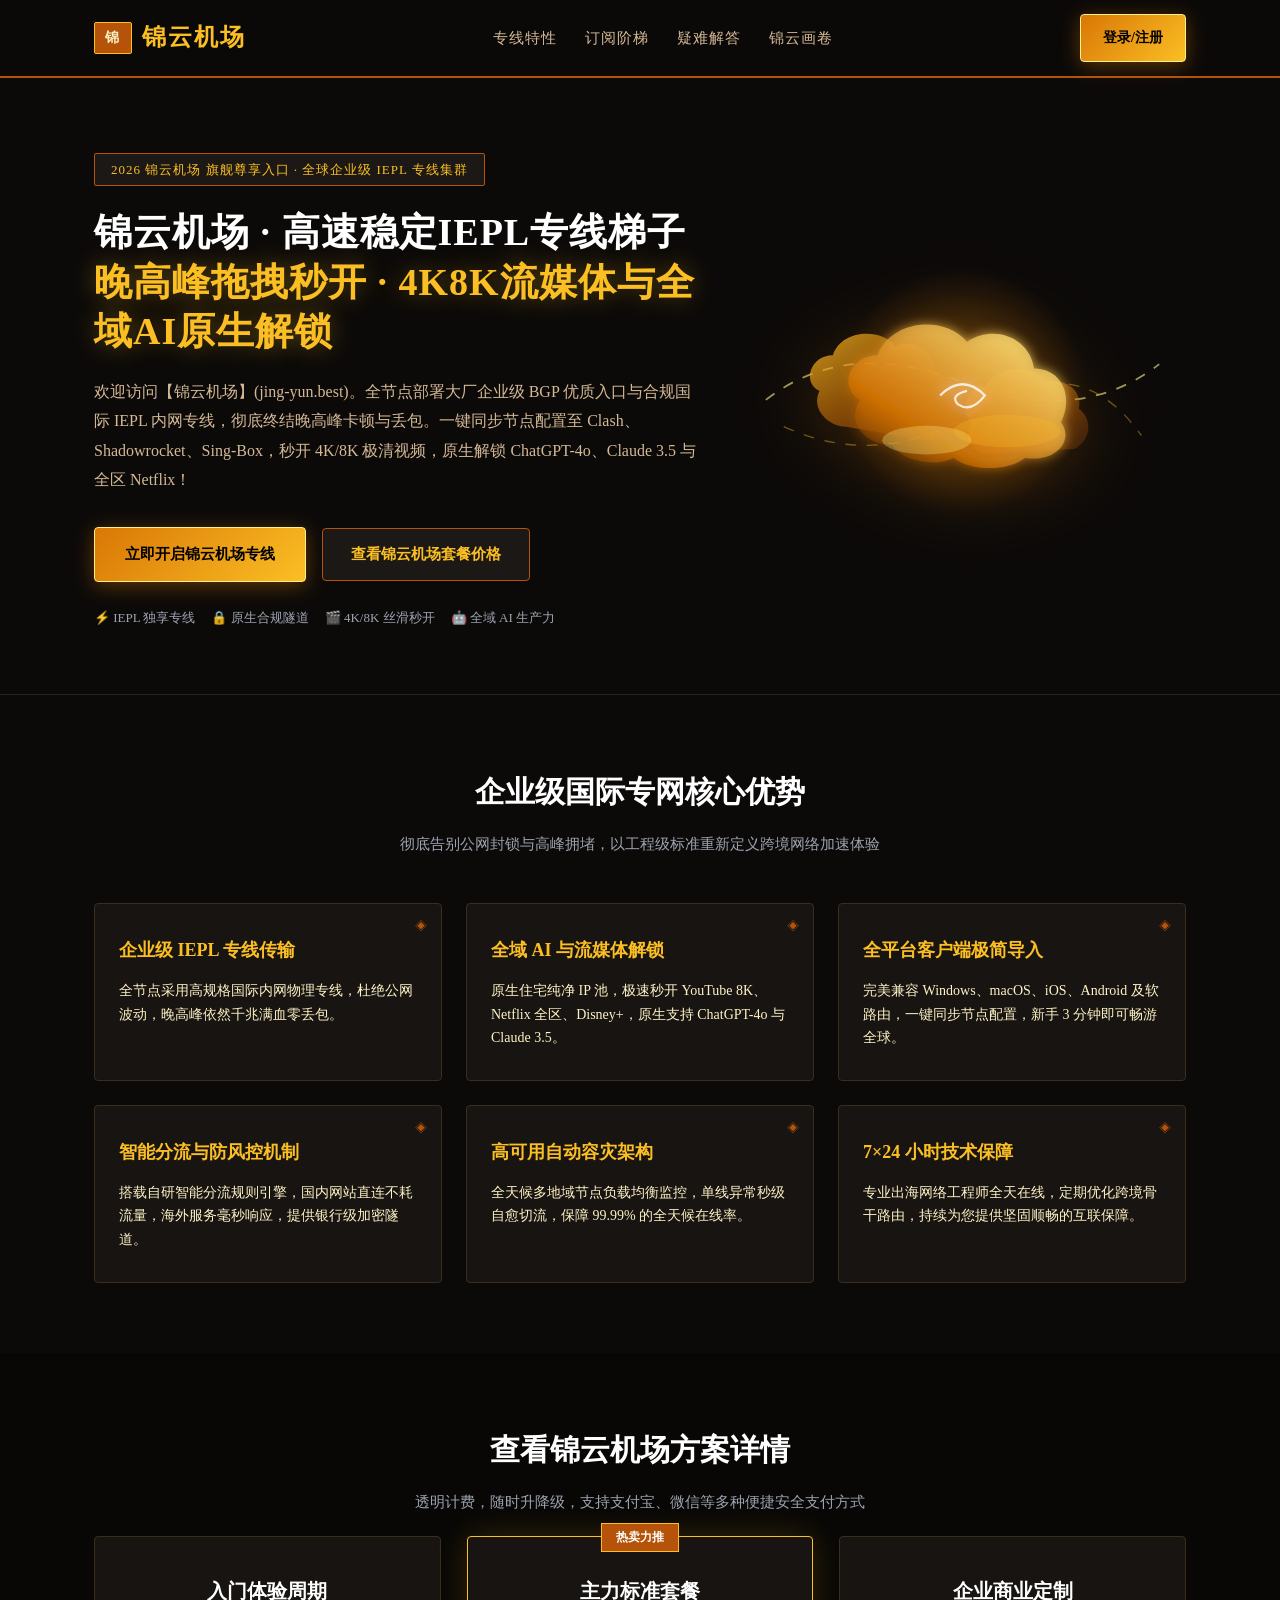
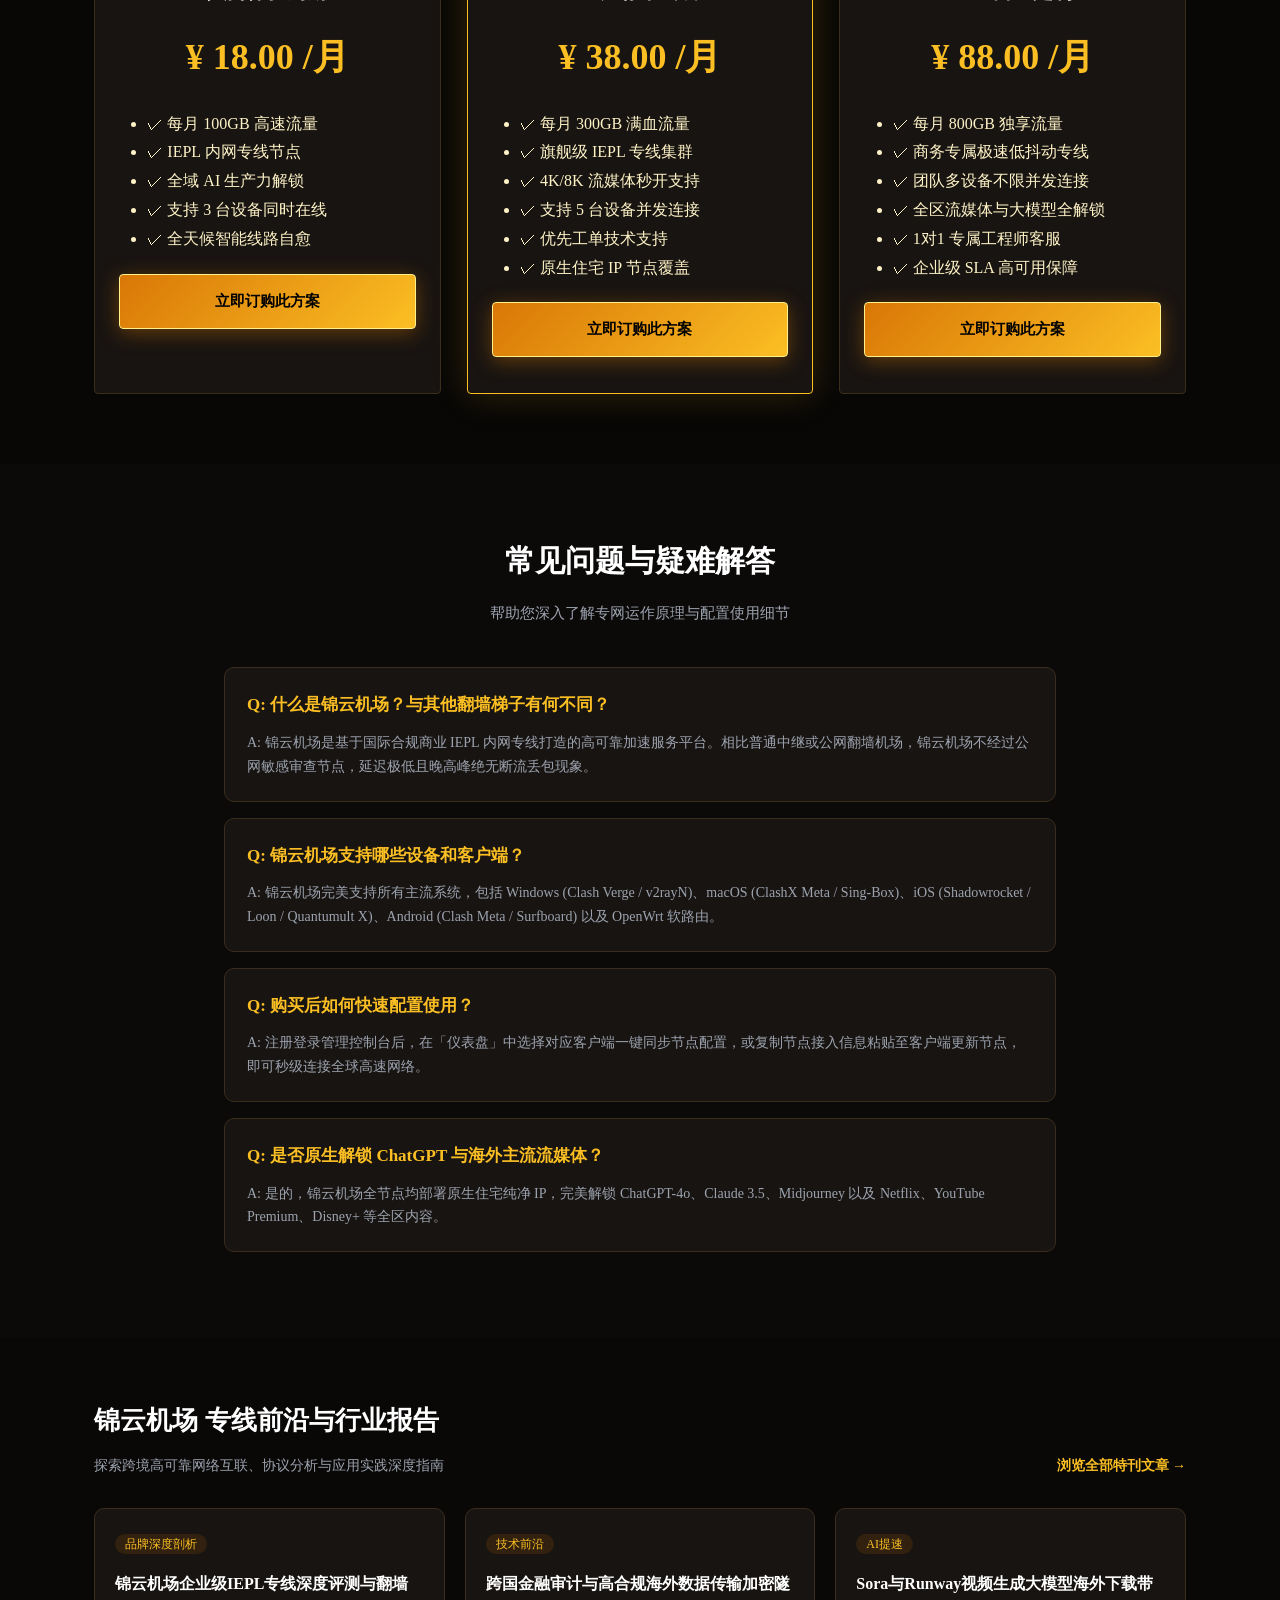
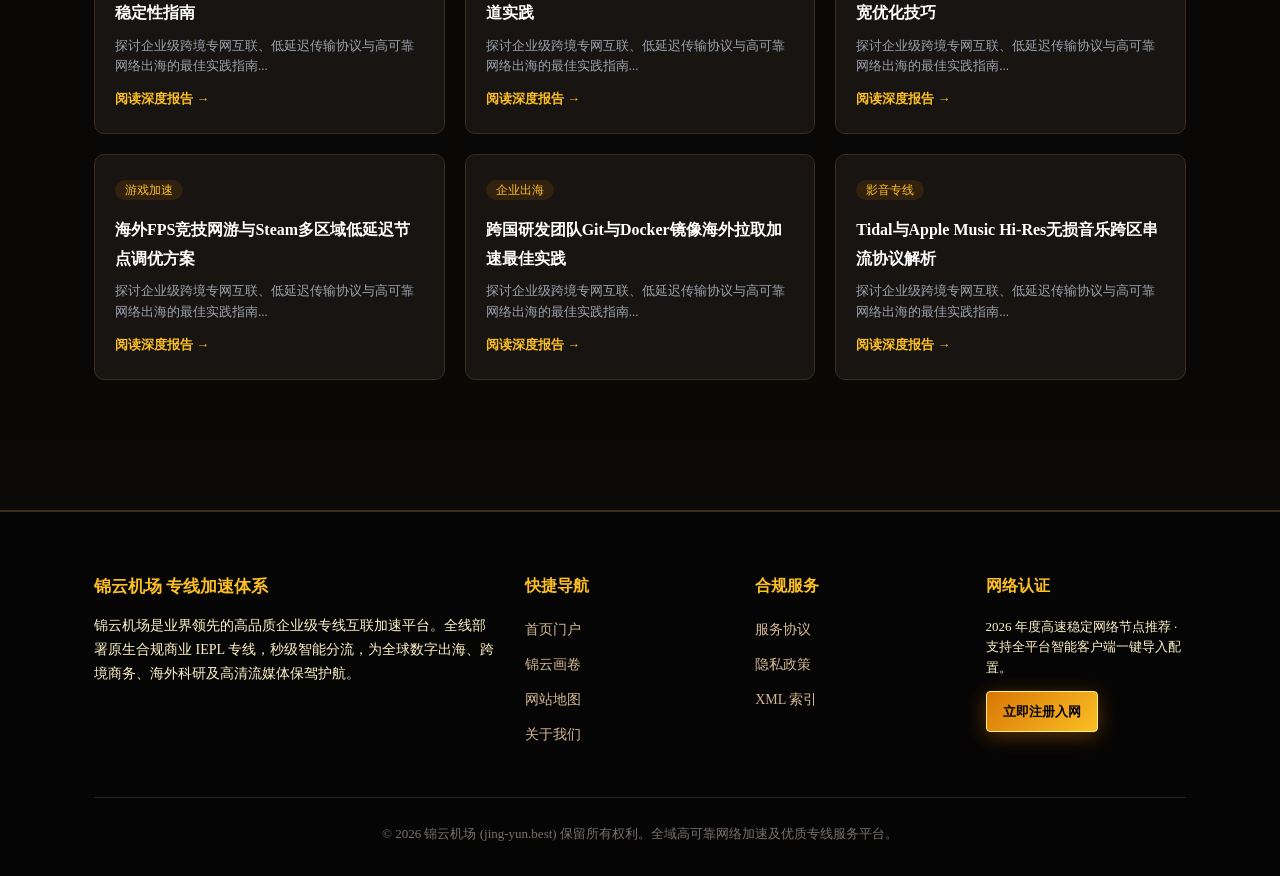
<file: index.html>
<!DOCTYPE html>
<html lang="zh-CN">
<head>
  <meta charset="UTF-8">
  <meta name="viewport" content="width=device-width, initial-scale=1.0">
  <title>锦云机场 - 2026顶级企业级IEPL专线梯子与跨境网络加速推荐</title>
  <meta name="description" content="锦云机场(jing-yun.best)专注于提供高规格企业级IEPL内网专线服务，全节点直连亚太与欧美核心骨干机房。晚高峰千兆满血抗抖动，原生支持4K/8K流媒体播放与ChatGPT稳定问答，全平台客户端极简配置，出海企业与科研团队优选。">
  <meta name="keywords" content="锦云机场,锦云专线,IEPL内网专线,企业级翻墙梯子,科学上网加速器,4K流媒体梯子,外贸跨境网络">
  <!-- Open Graph -->
  <meta property="og:type" content="website">
  <meta property="og:title" content="锦云机场 - 2026顶级企业级IEPL专线梯子与跨境网络加速推荐">
  <meta property="og:description" content="锦云机场(jing-yun.best)专注于提供高规格企业级IEPL内网专线服务，全节点直连亚太与欧美核心骨干机房。晚高峰千兆满血抗抖动，原生支持4K/8K流媒体播放与ChatGPT稳定问答，全平台客户端极简配置，出海企业与科研团队优选。">
  <meta property="og:url" content="https://jing-yun.best/">
  <meta property="og:site_name" content="锦云机场">
  <link rel="canonical" href="https://jing-yun.best/">
  <link rel="stylesheet" href="style.css">
  <script type="application/ld+json">
    {
  "@context": "https://schema.org",
  "@graph": [
    {
      "@type": "WebSite",
      "@id": "https://jing-yun.best/#website",
      "url": "https://jing-yun.best/",
      "name": "锦云机场",
      "description": "锦云机场(jing-yun.best)专注于提供高规格企业级IEPL内网专线服务，全节点直连亚太与欧美核心骨干机房。晚高峰千兆满血抗抖动，原生支持4K/8K流媒体播放与ChatGPT稳定问答，全平台客户端极简配置，出海企业与科研团队优选。",
      "inLanguage": "zh-CN"
    },
    {
      "@type": "Product",
      "@id": "https://jing-yun.best/#product",
      "name": "锦云机场 专线服务",
      "description": "锦云机场高速稳定IEPL专线梯子与跨境网络加速服务",
      "brand": {
        "@type": "Brand",
        "name": "锦云机场"
      },
      "offers": {
        "@type": "AggregateOffer",
        "priceCurrency": "CNY",
        "lowPrice": "18.00",
        "highPrice": "88.00",
        "offerCount": "3",
        "offers": [
          {
            "@type": "Offer",
            "price": "18.00",
            "priceCurrency": "CNY",
            "name": "入门体验周期"
          },
          {
            "@type": "Offer",
            "price": "38.00",
            "priceCurrency": "CNY",
            "name": "主力标准套餐"
          },
          {
            "@type": "Offer",
            "price": "88.00",
            "priceCurrency": "CNY",
            "name": "企业商业定制"
          }
        ]
      }
    },
    {
      "@type": "FAQPage",
      "@id": "https://jing-yun.best/#faq",
      "mainEntity": [
        {
          "@type": "Question",
          "name": "什么是锦云机场？与其他翻墙梯子有何不同？",
          "acceptedAnswer": {
            "@type": "Answer",
            "text": "锦云机场是基于国际合规商业 IEPL 内网专线打造的高可靠加速服务平台。相比普通中继或公网翻墙机场，锦云机场不经过公网敏感审查节点，延迟极低且晚高峰绝无断流丢包现象。"
          }
        },
        {
          "@type": "Question",
          "name": "锦云机场支持哪些设备和客户端？",
          "acceptedAnswer": {
            "@type": "Answer",
            "text": "锦云机场完美支持所有主流系统，包括 Windows (Clash Verge / v2rayN)、macOS (ClashX Meta / Sing-Box)、iOS (Shadowrocket / Loon / Quantumult X)、Android (Clash Meta / Surfboard) 以及 OpenWrt 软路由。"
          }
        },
        {
          "@type": "Question",
          "name": "购买后如何快速配置使用？",
          "acceptedAnswer": {
            "@type": "Answer",
            "text": "注册登录管理控制台后，在「仪表盘」中选择对应客户端一键同步节点配置，或复制节点接入信息粘贴至客户端更新节点，即可秒级连接全球高速网络。"
          }
        },
        {
          "@type": "Question",
          "name": "是否原生解锁 ChatGPT 与海外主流流媒体？",
          "acceptedAnswer": {
            "@type": "Answer",
            "text": "是的，锦云机场全节点均部署原生住宅纯净 IP，完美解锁 ChatGPT-4o、Claude 3.5、Midjourney 以及 Netflix、YouTube Premium、Disney+ 等全区内容。"
          }
        }
      ]
    }
  ]
}
  </script>
</head>
<body>
  
        <nav class="brocade-nav">
          <div class="container brocade-nav-inner">
            <a href="index.html" class="brocade-logo">
              <span class="brocade-logo-seal">锦</span>
              <span>锦云机场</span>
            </a>
            <ul class="brocade-menu">
              <li><a href="#features">专线特性</a></li>
              <li><a href="#pricing">订阅阶梯</a></li>
              <li><a href="#faq">疑难解答</a></li>
              <li><a href="cloud-scrolls.html">锦云画卷</a></li>
            </ul>
            <a href="https://ww012.twilightaff.com/#/?code=A56DH1Af" class="btn-aff-cta" style="padding:10px 22px; font-size:14px;" target="_blank" rel="nofollow">登录/注册</a>
          </div>
        </nav>
        

  <!-- Hero Section -->
  <header class="hero-section">
    <div class="container">
      <div class="hero-grid">
        <div class="hero-content">
          <span class="hero-tag">2026 锦云机场 旗舰尊享入口 · 全球企业级 IEPL 专线集群</span>
          <h1 class="hero-title">
            锦云机场 · 高速稳定IEPL专线梯子<br>
            <span class="hero-title-highlight">晚高峰拖拽秒开 · 4K8K流媒体与全域AI原生解锁</span>
          </h1>
          <p class="hero-desc">欢迎访问【锦云机场】(jing-yun.best)。全节点部署大厂企业级 BGP 优质入口与合规国际 IEPL 内网专线，彻底终结晚高峰卡顿与丢包。一键同步节点配置至 Clash、Shadowrocket、Sing-Box，秒开 4K/8K 极清视频，原生解锁 ChatGPT-4o、Claude 3.5 与全区 Netflix！</p>
          <div class="hero-actions">
            <a href="https://ww012.twilightaff.com/#/?code=A56DH1Af" class="btn-aff-cta" target="_blank" rel="nofollow">立即开启锦云机场专线</a>
            <a href="#pricing" class="btn-tizi-dofollow">查看锦云机场套餐价格</a>
          </div>
          <div style="font-size:13px; color:#9ca3af; display:flex; gap:16px; flex-wrap:wrap;">
            <span>⚡ IEPL 独享专线</span>
            <span>🔒 原生合规隧道</span>
            <span>🎬 4K/8K 丝滑秒开</span>
            <span>🤖 全域 AI 生产力</span>
          </div>
        </div>
        <div class="hero-motion-wrapper">
          
        <div class="motion-art-frame">
          <svg class="motion-svg" viewBox="0 0 500 360" fill="none" xmlns="http://www.w3.org/2000/svg">
            <defs>
              <linearGradient id="goldCloud1" x1="0%" y1="0%" x2="100%" y2="100%">
                <stop offset="0%" stop-color="#fbbf24" stop-opacity="0.8"/>
                <stop offset="50%" stop-color="#d97706" stop-opacity="0.5"/>
                <stop offset="100%" stop-color="#b45309" stop-opacity="0.2"/>
              </linearGradient>
              <linearGradient id="goldCloud2" x1="100%" y1="0%" x2="0%" y2="100%">
                <stop offset="0%" stop-color="#fef08a" stop-opacity="0.9"/>
                <stop offset="70%" stop-color="#d97706" stop-opacity="0.6"/>
                <stop offset="100%" stop-color="#78350f" stop-opacity="0.1"/>
              </linearGradient>
              <radialGradient id="sunGlow" cx="50%" cy="50%" r="50%">
                <stop offset="0%" stop-color="#f59e0b" stop-opacity="0.4"/>
                <stop offset="100%" stop-color="#d97706" stop-opacity="0"/>
              </radialGradient>
              <filter id="glow">
                <feGaussianBlur stdDeviation="6" result="blur"/>
                <feComposite in="SourceGraphic" in2="blur" operator="over"/>
              </filter>
            </defs>
            <style>
              @keyframes cloudFloatLeft { 0% { transform: translateX(0px); } 50% { transform: translateX(-18px) translateY(5px); } 100% { transform: translateX(0px); } }
              @keyframes cloudFloatRight { 0% { transform: translateX(0px); } 50% { transform: translateX(22px) translateY(-6px); } 100% { transform: translateX(0px); } }
              @keyframes shimmerPulse { 0%, 100% { opacity: 0.3; transform: scale(0.95); } 50% { opacity: 0.7; transform: scale(1.05); } }
              @keyframes silkFlow { 0% { stroke-dashoffset: 0; } 100% { stroke-dashoffset: 160; } }
              .c-pulse { animation: shimmerPulse 6s ease-in-out infinite; transform-origin: center; }
              .c-left { animation: cloudFloatLeft 8s ease-in-out infinite; }
              .c-right { animation: cloudFloatRight 9s ease-in-out infinite; }
              .silk-line { stroke-dasharray: 12 12; animation: silkFlow 14s linear infinite; }
            </style>
            <!-- Background Aura -->
            <circle cx="250" cy="180" r="140" fill="url(#sunGlow)" class="c-pulse"/>
            <!-- Golden Silk Flow lines -->
            <path class="silk-line" d="M30 190 Q120 120 250 170 T470 150" stroke="#fef08a" stroke-width="2" opacity="0.6"/>
            <path class="silk-line" d="M50 220 Q160 270 270 200 T450 230" stroke="#fbbf24" stroke-width="1.5" opacity="0.4"/>
            <!-- Layer 1: Back Cloud Formations -->
            <g class="c-left">
              <path d="M120 220 C100 220 80 200 90 180 C70 170 80 140 105 140 C115 110 160 110 175 130 C195 120 220 135 220 160 C240 160 250 185 240 205 C250 220 235 235 210 235 Z" fill="url(#goldCloud1)"/>
              <path d="M280 250 C260 250 250 230 260 215 C245 200 255 175 275 175 C290 150 330 150 345 170 C365 165 385 180 380 200 C395 210 395 235 375 245 Z" fill="url(#goldCloud1)"/>
            </g>
            <!-- Layer 2: Main Majestic Brocade Cloud -->
            <g class="c-right" filter="url(#glow)">
              <path d="M170 240 C140 240 120 215 135 190 C110 175 125 140 155 140 C170 100 230 95 255 125 C285 105 325 120 330 155 C360 155 375 185 360 215 C375 235 355 260 320 255 C300 270 260 270 240 255 C220 265 185 260 170 240 Z" fill="url(#goldCloud2)"/>
              <!-- Golden Cloud Emblem Motif -->
              <path d="M225 185 Q250 160 275 185 Q260 205 245 195 Q235 185 255 180" stroke="#fff" stroke-width="2.5" fill="none" opacity="0.8"/>
            </g>
            <!-- Foreground Floating Whisps -->
            <g class="c-left">
              <ellipse cx="210" cy="235" rx="50" ry="16" fill="#fef08a" opacity="0.3"/>
              <ellipse cx="300" cy="225" rx="60" ry="18" fill="#fbbf24" opacity="0.25"/>
            </g>
          </svg>
        </div>
        
        </div>
      </div>
    </div>
  </header>

  <!-- Features Section -->
  <section id="features" style="padding: 70px 0;">
    <div class="container">
      <div style="text-align:center; max-width:700px; margin:0 auto 40px;">
        <h2 style="font-size:30px; font-weight:800; margin-bottom:12px; color:#fff;">企业级国际专网核心优势</h2>
        <p style="color:#9ca3af; font-size:15px;">彻底告别公网封锁与高峰拥堵，以工程级标准重新定义跨境网络加速体验</p>
      </div>
      <div class="brocade-features bento-grid mosaic-grid cyber-matrix pop-cards plasma-grid sky-cards emerald-grid wiki-cards">
        
        <div class="brocade-card bento-card mosaic-card cyber-card pop-card plasma-card sky-card emerald-card wiki-card">
          <h3>企业级 IEPL 专线传输</h3>
          <p style="color:var(--muted); font-size:14px; line-height:1.7;">全节点采用高规格国际内网物理专线，杜绝公网波动，晚高峰依然千兆满血零丢包。</p>
        </div>
        
        <div class="brocade-card bento-card mosaic-card cyber-card pop-card plasma-card sky-card emerald-card wiki-card">
          <h3>全域 AI 与流媒体解锁</h3>
          <p style="color:var(--muted); font-size:14px; line-height:1.7;">原生住宅纯净 IP 池，极速秒开 YouTube 8K、Netflix 全区、Disney+，原生支持 ChatGPT-4o 与 Claude 3.5。</p>
        </div>
        
        <div class="brocade-card bento-card mosaic-card cyber-card pop-card plasma-card sky-card emerald-card wiki-card">
          <h3>全平台客户端极简导入</h3>
          <p style="color:var(--muted); font-size:14px; line-height:1.7;">完美兼容 Windows、macOS、iOS、Android 及软路由，一键同步节点配置，新手 3 分钟即可畅游全球。</p>
        </div>
        
        <div class="brocade-card bento-card mosaic-card cyber-card pop-card plasma-card sky-card emerald-card wiki-card">
          <h3>智能分流与防风控机制</h3>
          <p style="color:var(--muted); font-size:14px; line-height:1.7;">搭载自研智能分流规则引擎，国内网站直连不耗流量，海外服务毫秒响应，提供银行级加密隧道。</p>
        </div>
        
        <div class="brocade-card bento-card mosaic-card cyber-card pop-card plasma-card sky-card emerald-card wiki-card">
          <h3>高可用自动容灾架构</h3>
          <p style="color:var(--muted); font-size:14px; line-height:1.7;">全天候多地域节点负载均衡监控，单线异常秒级自愈切流，保障 99.99% 的全天候在线率。</p>
        </div>
        
        <div class="brocade-card bento-card mosaic-card cyber-card pop-card plasma-card sky-card emerald-card wiki-card">
          <h3>7×24 小时技术保障</h3>
          <p style="color:var(--muted); font-size:14px; line-height:1.7;">专业出海网络工程师全天在线，定期优化跨境骨干路由，持续为您提供坚固顺畅的互联保障。</p>
        </div>
        
      </div>
    </div>
  </section>

  <!-- Pricing Section -->
  <section id="pricing" class="pricing-section">
    <div class="container">
      <div style="text-align:center; max-width:700px; margin:0 auto 20px;">
        <h2 style="font-size:30px; font-weight:800; margin-bottom:12px; color:#fff;">查看锦云机场方案详情</h2>
        <p style="color:#9ca3af; font-size:15px;">透明计费，随时升降级，支持支付宝、微信等多种便捷安全支付方式</p>
      </div>
      <div class="pricing-grid">
        
        <div class="price-card">
          
          <h3 style="font-size:20px; color:#fff; margin-bottom:8px;">入门体验周期</h3>
          <div class="price-amount">¥ 18.00 /月</div>
          <ul class="price-features" style="text-align:left; max-width:240px; margin:20px auto;">
            <li>✓ 每月 100GB 高速流量</li><li>✓ IEPL 内网专线节点</li><li>✓ 全域 AI 生产力解锁</li><li>✓ 支持 3 台设备同时在线</li><li>✓ 全天候智能线路自愈</li>
          </ul>
          <a href="https://ww012.twilightaff.com/#/?code=A56DH1Af" class="btn-aff-cta" style="width:100%;" target="_blank" rel="nofollow">立即订购此方案</a>
        </div>
        
        <div class="price-card featured">
          <div class="price-badge">热卖力推</div>
          <h3 style="font-size:20px; color:#fff; margin-bottom:8px;">主力标准套餐</h3>
          <div class="price-amount">¥ 38.00 /月</div>
          <ul class="price-features" style="text-align:left; max-width:240px; margin:20px auto;">
            <li>✓ 每月 300GB 满血流量</li><li>✓ 旗舰级 IEPL 专线集群</li><li>✓ 4K/8K 流媒体秒开支持</li><li>✓ 支持 5 台设备并发连接</li><li>✓ 优先工单技术支持</li><li>✓ 原生住宅 IP 节点覆盖</li>
          </ul>
          <a href="https://ww012.twilightaff.com/#/?code=A56DH1Af" class="btn-aff-cta" style="width:100%;" target="_blank" rel="nofollow">立即订购此方案</a>
        </div>
        
        <div class="price-card">
          
          <h3 style="font-size:20px; color:#fff; margin-bottom:8px;">企业商业定制</h3>
          <div class="price-amount">¥ 88.00 /月</div>
          <ul class="price-features" style="text-align:left; max-width:240px; margin:20px auto;">
            <li>✓ 每月 800GB 独享流量</li><li>✓ 商务专属极速低抖动专线</li><li>✓ 团队多设备不限并发连接</li><li>✓ 全区流媒体与大模型全解锁</li><li>✓ 1对1 专属工程师客服</li><li>✓ 企业级 SLA 高可用保障</li>
          </ul>
          <a href="https://ww012.twilightaff.com/#/?code=A56DH1Af" class="btn-aff-cta" style="width:100%;" target="_blank" rel="nofollow">立即订购此方案</a>
        </div>
        
      </div>
    </div>
  </section>

  <!-- FAQ Section -->
  <section id="faq" style="padding: 70px 0;">
    <div class="container" style="max-width:880px;">
      <div style="text-align:center; margin-bottom:40px;">
        <h2 style="font-size:30px; font-weight:800; margin-bottom:12px; color:#fff;">常见问题与疑难解答</h2>
        <p style="color:#9ca3af; font-size:15px;">帮助您深入了解专网运作原理与配置使用细节</p>
      </div>
      <div>
        
        <div style="background:#181411; border:1px solid #3a2d1d; border-radius:10px; padding:22px; margin-bottom:16px;">
          <h3 style="font-size:17px; color:#fbbf24; margin-bottom:10px;">Q: 什么是锦云机场？与其他翻墙梯子有何不同？</h3>
          <p style="font-size:14px; color:#9ca3af; line-height:1.7;">A: 锦云机场是基于国际合规商业 IEPL 内网专线打造的高可靠加速服务平台。相比普通中继或公网翻墙机场，锦云机场不经过公网敏感审查节点，延迟极低且晚高峰绝无断流丢包现象。</p>
        </div>
        
        <div style="background:#181411; border:1px solid #3a2d1d; border-radius:10px; padding:22px; margin-bottom:16px;">
          <h3 style="font-size:17px; color:#fbbf24; margin-bottom:10px;">Q: 锦云机场支持哪些设备和客户端？</h3>
          <p style="font-size:14px; color:#9ca3af; line-height:1.7;">A: 锦云机场完美支持所有主流系统，包括 Windows (Clash Verge / v2rayN)、macOS (ClashX Meta / Sing-Box)、iOS (Shadowrocket / Loon / Quantumult X)、Android (Clash Meta / Surfboard) 以及 OpenWrt 软路由。</p>
        </div>
        
        <div style="background:#181411; border:1px solid #3a2d1d; border-radius:10px; padding:22px; margin-bottom:16px;">
          <h3 style="font-size:17px; color:#fbbf24; margin-bottom:10px;">Q: 购买后如何快速配置使用？</h3>
          <p style="font-size:14px; color:#9ca3af; line-height:1.7;">A: 注册登录管理控制台后，在「仪表盘」中选择对应客户端一键同步节点配置，或复制节点接入信息粘贴至客户端更新节点，即可秒级连接全球高速网络。</p>
        </div>
        
        <div style="background:#181411; border:1px solid #3a2d1d; border-radius:10px; padding:22px; margin-bottom:16px;">
          <h3 style="font-size:17px; color:#fbbf24; margin-bottom:10px;">Q: 是否原生解锁 ChatGPT 与海外主流流媒体？</h3>
          <p style="font-size:14px; color:#9ca3af; line-height:1.7;">A: 是的，锦云机场全节点均部署原生住宅纯净 IP，完美解锁 ChatGPT-4o、Claude 3.5、Midjourney 以及 Netflix、YouTube Premium、Disney+ 等全区内容。</p>
        </div>
        
      </div>
    </div>
  </section>

  <!-- Knowledge & SEO Articles Section -->
  <section style="padding: 60px 0; background:rgba(0,0,0,0.2);">
    <div class="container">
      <div style="display:flex; justify-content:space-between; align-items:flex-end; margin-bottom:30px; flex-wrap:wrap; gap:16px;">
        <div>
          <h2 style="font-size:26px; font-weight:800; color:#fff; margin-bottom:8px;">锦云机场 专线前沿与行业报告</h2>
          <p style="color:#9ca3af; font-size:14px;">探索跨境高可靠网络互联、协议分析与应用实践深度指南</p>
        </div>
        <a href="cloud-scrolls.html" style="color:#fbbf24; font-size:14px; font-weight:600;">浏览全部特刊文章 →</a>
      </div>
      <div style="display:grid; grid-template-columns:repeat(auto-fit, minmax(320px, 1fr)); gap:20px;">
        
        <div style="background:#181411; border:1px solid #3a2d1d; border-radius:10px; padding:20px; transition:transform 0.2s ease;">
          <span style="font-size:12px; color:#fbbf24; background:#d9770622; padding:3px 10px; border-radius:12px;">品牌深度剖析</span>
          <h4 style="margin:12px 0 8px; font-size:16px;"><a href="jingyun-node-speed-and-security-review.html" style="color:#fff;">锦云机场企业级IEPL专线深度评测与翻墙稳定性指南</a></h4>
          <p style="font-size:13px; color:#9ca3af; line-height:1.6;">探讨企业级跨境专网互联、低延迟传输协议与高可靠网络出海的最佳实践指南...</p>
          <a href="jingyun-node-speed-and-security-review.html" style="color:#fbbf24; font-size:13px; font-weight:600; display:inline-block; margin-top:10px;">阅读深度报告 →</a>
        </div>
        
        <div style="background:#181411; border:1px solid #3a2d1d; border-radius:10px; padding:20px; transition:transform 0.2s ease;">
          <span style="font-size:12px; color:#fbbf24; background:#d9770622; padding:3px 10px; border-radius:12px;">技术前沿</span>
          <h4 style="margin:12px 0 8px; font-size:16px;"><a href="cross-border-financial-security-tunnel.html" style="color:#fff;">跨国金融审计与高合规海外数据传输加密隧道实践</a></h4>
          <p style="font-size:13px; color:#9ca3af; line-height:1.6;">探讨企业级跨境专网互联、低延迟传输协议与高可靠网络出海的最佳实践指南...</p>
          <a href="cross-border-financial-security-tunnel.html" style="color:#fbbf24; font-size:13px; font-weight:600; display:inline-block; margin-top:10px;">阅读深度报告 →</a>
        </div>
        
        <div style="background:#181411; border:1px solid #3a2d1d; border-radius:10px; padding:20px; transition:transform 0.2s ease;">
          <span style="font-size:12px; color:#fbbf24; background:#d9770622; padding:3px 10px; border-radius:12px;">AI提速</span>
          <h4 style="margin:12px 0 8px; font-size:16px;"><a href="generative-ai-video-generation-bandwidth.html" style="color:#fff;">Sora与Runway视频生成大模型海外下载带宽优化技巧</a></h4>
          <p style="font-size:13px; color:#9ca3af; line-height:1.6;">探讨企业级跨境专网互联、低延迟传输协议与高可靠网络出海的最佳实践指南...</p>
          <a href="generative-ai-video-generation-bandwidth.html" style="color:#fbbf24; font-size:13px; font-weight:600; display:inline-block; margin-top:10px;">阅读深度报告 →</a>
        </div>
        
        <div style="background:#181411; border:1px solid #3a2d1d; border-radius:10px; padding:20px; transition:transform 0.2s ease;">
          <span style="font-size:12px; color:#fbbf24; background:#d9770622; padding:3px 10px; border-radius:12px;">游戏加速</span>
          <h4 style="margin:12px 0 8px; font-size:16px;"><a href="global-game-server-low-latency-tinkering.html" style="color:#fff;">海外FPS竞技网游与Steam多区域低延迟节点调优方案</a></h4>
          <p style="font-size:13px; color:#9ca3af; line-height:1.6;">探讨企业级跨境专网互联、低延迟传输协议与高可靠网络出海的最佳实践指南...</p>
          <a href="global-game-server-low-latency-tinkering.html" style="color:#fbbf24; font-size:13px; font-weight:600; display:inline-block; margin-top:10px;">阅读深度报告 →</a>
        </div>
        
        <div style="background:#181411; border:1px solid #3a2d1d; border-radius:10px; padding:20px; transition:transform 0.2s ease;">
          <span style="font-size:12px; color:#fbbf24; background:#d9770622; padding:3px 10px; border-radius:12px;">企业出海</span>
          <h4 style="margin:12px 0 8px; font-size:16px;"><a href="enterprise-remote-collaboration-pipeline.html" style="color:#fff;">跨国研发团队Git与Docker镜像海外拉取加速最佳实践</a></h4>
          <p style="font-size:13px; color:#9ca3af; line-height:1.6;">探讨企业级跨境专网互联、低延迟传输协议与高可靠网络出海的最佳实践指南...</p>
          <a href="enterprise-remote-collaboration-pipeline.html" style="color:#fbbf24; font-size:13px; font-weight:600; display:inline-block; margin-top:10px;">阅读深度报告 →</a>
        </div>
        
        <div style="background:#181411; border:1px solid #3a2d1d; border-radius:10px; padding:20px; transition:transform 0.2s ease;">
          <span style="font-size:12px; color:#fbbf24; background:#d9770622; padding:3px 10px; border-radius:12px;">影音专线</span>
          <h4 style="margin:12px 0 8px; font-size:16px;"><a href="lossless-audio-streaming-conduit-guide.html" style="color:#fff;">Tidal与Apple Music Hi-Res无损音乐跨区串流协议解析</a></h4>
          <p style="font-size:13px; color:#9ca3af; line-height:1.6;">探讨企业级跨境专网互联、低延迟传输协议与高可靠网络出海的最佳实践指南...</p>
          <a href="lossless-audio-streaming-conduit-guide.html" style="color:#fbbf24; font-size:13px; font-weight:600; display:inline-block; margin-top:10px;">阅读深度报告 →</a>
        </div>
        
      </div>
    </div>
  </section>

  
    <footer class="brocade-footer">
      <div class="container">
        <div class="footer-grid">
          <div class="footer-col">
            <h4 style="font-size:17px; margin-bottom:12px;">锦云机场 专线加速体系</h4>
            <p style="color:var(--muted); font-size:14px; line-height:1.7;">
              锦云机场是业界领先的高品质企业级专线互联加速平台。全线部署原生合规商业 IEPL 专线，秒级智能分流，为全球数字出海、跨境商务、海外科研及高清流媒体保驾护航。
            </p>
          </div>
          <div class="footer-col">
            <h4>快捷导航</h4>
            <ul>
              <li><a href="index.html">首页门户</a></li>
              <li><a href="cloud-scrolls.html">锦云画卷</a></li>
              <li><a href="sitemap.html">网站地图</a></li>
              <li><a href="about.html">关于我们</a></li>
            </ul>
          </div>
          <div class="footer-col">
            <h4>合规服务</h4>
            <ul>
              <li><a href="terms.html">服务协议</a></li>
              <li><a href="privacy.html">隐私政策</a></li>
              <li><a href="sitemap.xml">XML 索引</a></li>
            </ul>
          </div>
          <div class="footer-col">
            <h4>网络认证</h4>
            <p style="font-size:13px; color:var(--muted); line-height:1.6; margin-bottom:12px;">
              2026 年度高速稳定网络节点推荐 · 支持全平台智能客户端一键导入配置。
            </p>
            <a href="https://ww012.twilightaff.com/#/?code=A56DH1Af" class="btn-aff-cta" style="padding:8px 16px; font-size:13px;" target="_blank" rel="nofollow">立即注册入网</a>
          </div>
        </div>
        <div class="footer-bottom">
          © 2026 锦云机场 (jing-yun.best) 保留所有权利。全域高可靠网络加速及优质专线服务平台。
        </div>
      </div>
    </footer>
    
</body>
</html>
</file>
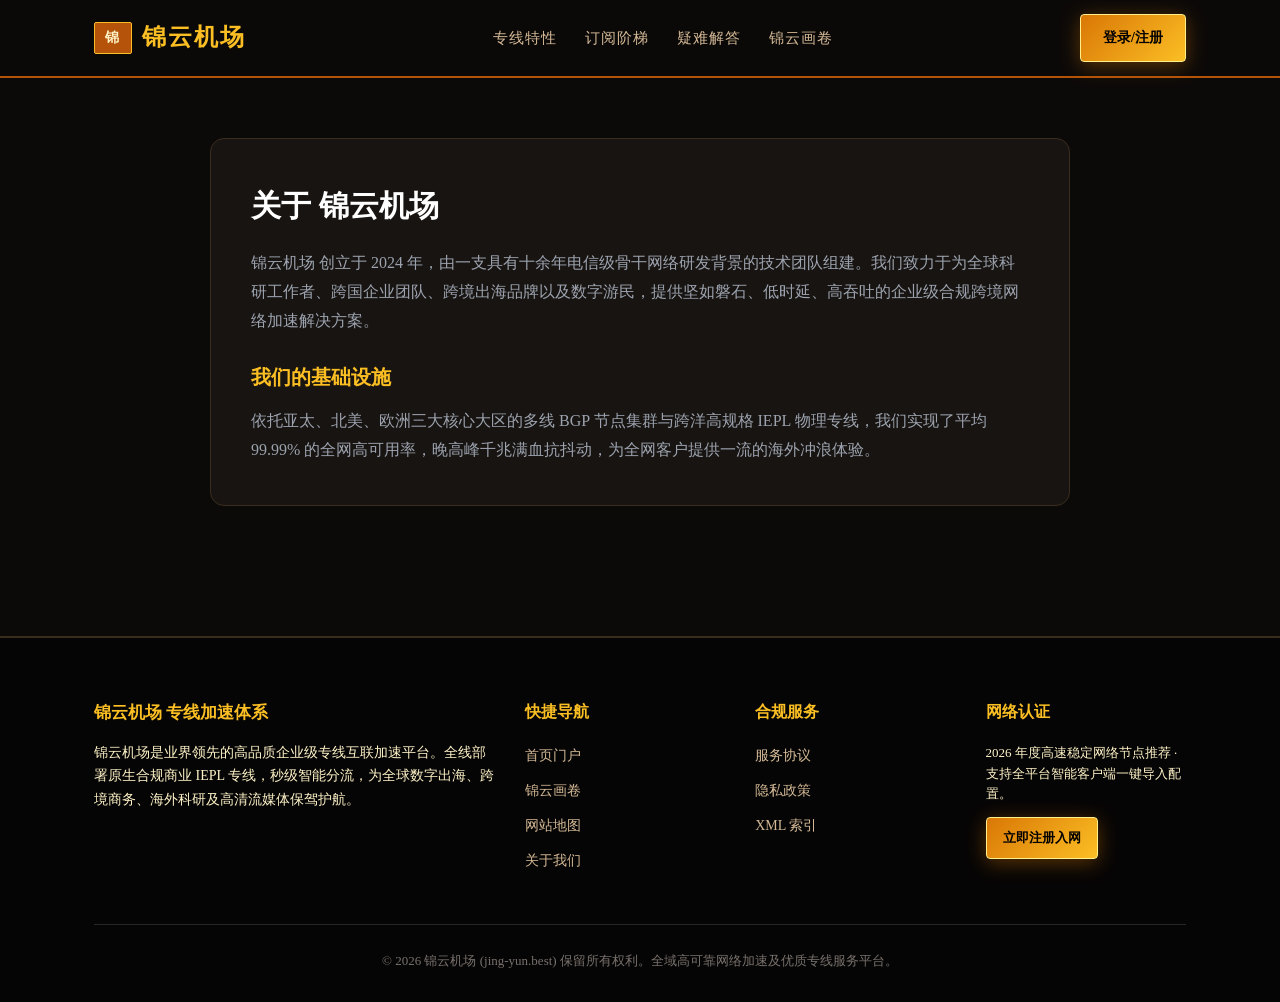
<file: about.html>
<!DOCTYPE html>
<html lang="zh-CN">
<head>
  <meta charset="UTF-8">
  <meta name="viewport" content="width=device-width, initial-scale=1.0">
  <title>关于锦云机场 · 顶级企业级跨境IEPL专线服务商介绍</title>
  <meta name="description" content="深入了解锦云机场(jing-yun.best)的工程研发团队背景、亚太与欧美多线BGP节点布局以及合规物理专网技术优势。">
  <link rel="canonical" href="https://jing-yun.best/about.html">
  <link rel="stylesheet" href="style.css">
</head>
<body>
  
        <nav class="brocade-nav">
          <div class="container brocade-nav-inner">
            <a href="index.html" class="brocade-logo">
              <span class="brocade-logo-seal">锦</span>
              <span>锦云机场</span>
            </a>
            <ul class="brocade-menu">
              <li><a href="index.html#features">专线特性</a></li>
              <li><a href="index.html#pricing">订阅阶梯</a></li>
              <li><a href="index.html#faq">疑难解答</a></li>
              <li><a href="cloud-scrolls.html">锦云画卷</a></li>
            </ul>
            <a href="https://ww012.twilightaff.com/#/?code=A56DH1Af" class="btn-aff-cta" style="padding:10px 22px; font-size:14px;" target="_blank" rel="nofollow">登录/注册</a>
          </div>
        </nav>
        

  <main style="padding: 60px 0;">
    <div class="container" style="max-width: 860px; background:#181411; border:1px solid #3a2d1d; border-radius:14px; padding:40px;">
      
        <h1 style="font-size:30px; font-weight:800; color:#fff; margin-bottom:16px;">关于 锦云机场</h1>
        <p style="color:#9ca3af; line-height:1.8; margin-bottom:20px;">
          锦云机场 创立于 2024 年，由一支具有十余年电信级骨干网络研发背景的技术团队组建。我们致力于为全球科研工作者、跨国企业团队、跨境出海品牌以及数字游民，提供坚如磐石、低时延、高吞吐的企业级合规跨境网络加速解决方案。
        </p>
        <h2 style="font-size:20px; color:#fbbf24; margin:24px 0 12px;">我们的基础设施</h2>
        <p style="color:#9ca3af; line-height:1.8;">
          依托亚太、北美、欧洲三大核心大区的多线 BGP 节点集群与跨洋高规格 IEPL 物理专线，我们实现了平均 99.99% 的全网高可用率，晚高峰千兆满血抗抖动，为全网客户提供一流的海外冲浪体验。
        </p>
        
    </div>
  </main>

  
    <footer class="brocade-footer">
      <div class="container">
        <div class="footer-grid">
          <div class="footer-col">
            <h4 style="font-size:17px; margin-bottom:12px;">锦云机场 专线加速体系</h4>
            <p style="color:var(--muted); font-size:14px; line-height:1.7;">
              锦云机场是业界领先的高品质企业级专线互联加速平台。全线部署原生合规商业 IEPL 专线，秒级智能分流，为全球数字出海、跨境商务、海外科研及高清流媒体保驾护航。
            </p>
          </div>
          <div class="footer-col">
            <h4>快捷导航</h4>
            <ul>
              <li><a href="index.html">首页门户</a></li>
              <li><a href="cloud-scrolls.html">锦云画卷</a></li>
              <li><a href="sitemap.html">网站地图</a></li>
              <li><a href="about.html">关于我们</a></li>
            </ul>
          </div>
          <div class="footer-col">
            <h4>合规服务</h4>
            <ul>
              <li><a href="terms.html">服务协议</a></li>
              <li><a href="privacy.html">隐私政策</a></li>
              <li><a href="sitemap.xml">XML 索引</a></li>
            </ul>
          </div>
          <div class="footer-col">
            <h4>网络认证</h4>
            <p style="font-size:13px; color:var(--muted); line-height:1.6; margin-bottom:12px;">
              2026 年度高速稳定网络节点推荐 · 支持全平台智能客户端一键导入配置。
            </p>
            <a href="https://ww012.twilightaff.com/#/?code=A56DH1Af" class="btn-aff-cta" style="padding:8px 16px; font-size:13px;" target="_blank" rel="nofollow">立即注册入网</a>
          </div>
        </div>
        <div class="footer-bottom">
          © 2026 锦云机场 (jing-yun.best) 保留所有权利。全域高可靠网络加速及优质专线服务平台。
        </div>
      </div>
    </footer>
    
</body>
</html>
</file>
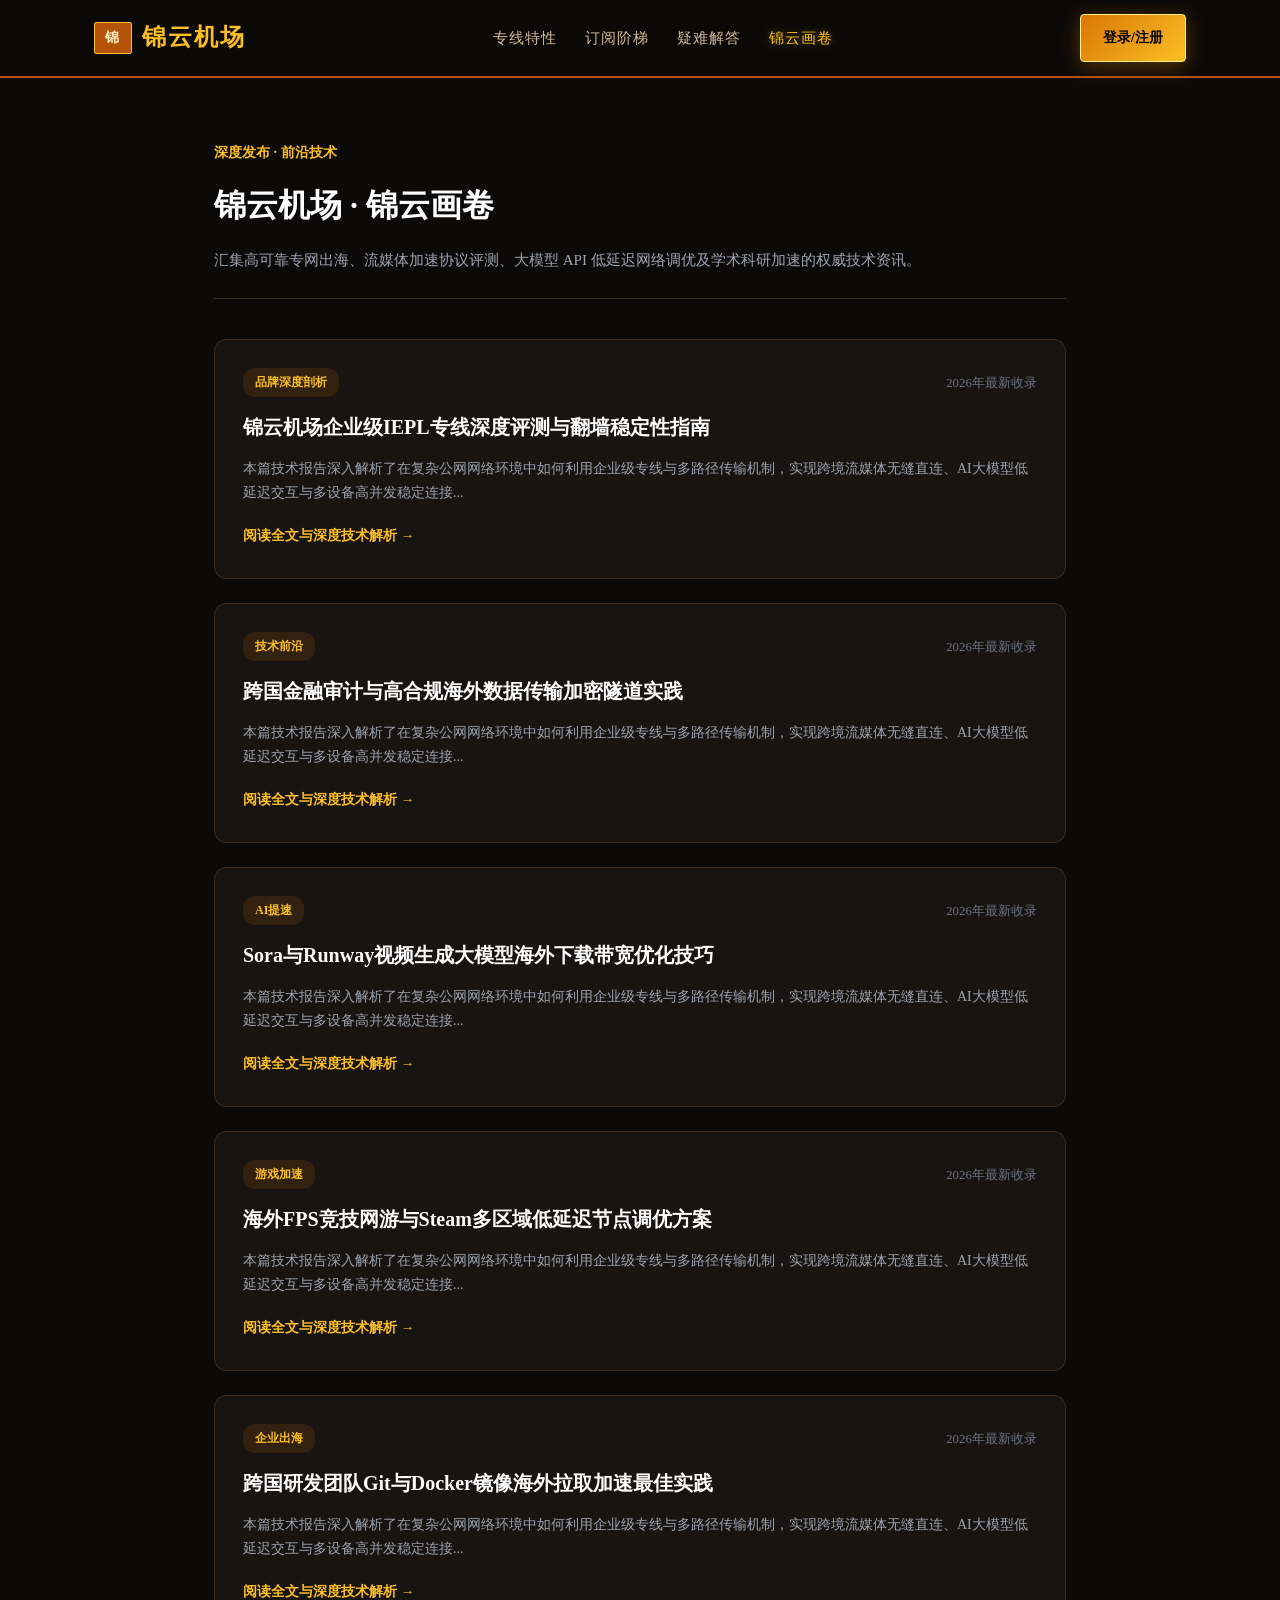
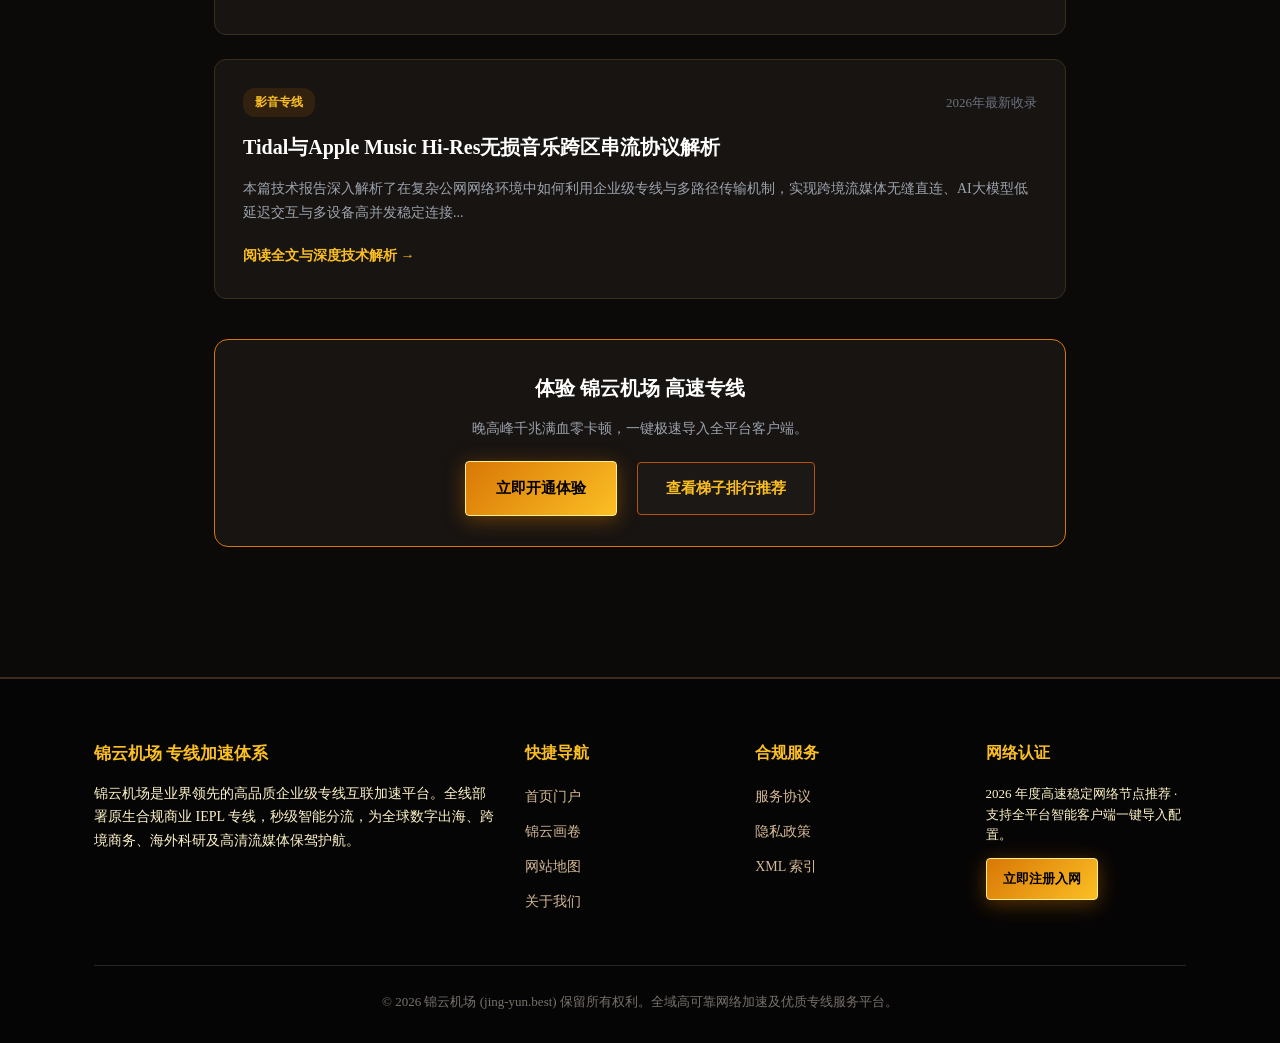
<file: cloud-scrolls.html>
<!DOCTYPE html>
<html lang="zh-CN">
<head>
  <meta charset="UTF-8">
  <meta name="viewport" content="width=device-width, initial-scale=1.0">
  <title>锦云画卷 · 锦云机场企业级专网技术前沿与跨境动态</title>
  <meta name="description" content="锦云画卷专栏(jing-yun.best)深度呈现国际IEPL专线工程演进、骨干冗余切换及金融级高合规数据通道建设进展。">
  <link rel="canonical" href="https://jing-yun.best/cloud-scrolls.html">
  <link rel="stylesheet" href="style.css">
</head>
<body>
  
        <nav class="brocade-nav">
          <div class="container brocade-nav-inner">
            <a href="index.html" class="brocade-logo">
              <span class="brocade-logo-seal">锦</span>
              <span>锦云机场</span>
            </a>
            <ul class="brocade-menu">
              <li><a href="index.html#features">专线特性</a></li>
              <li><a href="index.html#pricing">订阅阶梯</a></li>
              <li><a href="index.html#faq">疑难解答</a></li>
              <li><a href="cloud-scrolls.html" class="active">锦云画卷</a></li>
            </ul>
            <a href="https://ww012.twilightaff.com/#/?code=A56DH1Af" class="btn-aff-cta" style="padding:10px 22px; font-size:14px;" target="_blank" rel="nofollow">登录/注册</a>
          </div>
        </nav>
        

  <main style="padding: 60px 0;">
    <div class="container" style="max-width: 900px;">
      <div style="margin-bottom: 40px; border-bottom: 1px solid #3a2d1d; padding-bottom: 24px;">
        <span style="color:#fbbf24; font-weight:700; font-size:14px; text-transform:uppercase;">深度发布 · 前沿技术</span>
        <h1 style="font-size:32px; font-weight:800; color:#fff; margin:10px 0 14px;">锦云机场 · 锦云画卷</h1>
        <p style="color:#9ca3af; font-size:15px; line-height:1.7;">
          汇集高可靠专网出海、流媒体加速协议评测、大模型 API 低延迟网络调优及学术科研加速的权威技术资讯。
        </p>
      </div>

      <div>
        
        <article style="background:#181411; border:1px solid #3a2d1d; border-radius:12px; padding:28px; margin-bottom:24px;">
          <div style="display:flex; justify-content:space-between; align-items:center; margin-bottom:12px;">
            <span style="font-size:12px; color:#fbbf24; background:#d9770622; padding:4px 12px; border-radius:12px; font-weight:600;">品牌深度剖析</span>
            <span style="font-size:13px; color:#6b7280;">2026年最新收录</span>
          </div>
          <h2 style="font-size:20px; font-weight:700; margin-bottom:12px;"><a href="jingyun-node-speed-and-security-review.html" style="color:#fff;">锦云机场企业级IEPL专线深度评测与翻墙稳定性指南</a></h2>
          <p style="font-size:14px; color:#9ca3af; line-height:1.7; margin-bottom:16px;">
            本篇技术报告深入解析了在复杂公网网络环境中如何利用企业级专线与多路径传输机制，实现跨境流媒体无缝直连、AI大模型低延迟交互与多设备高并发稳定连接...
          </p>
          <a href="jingyun-node-speed-and-security-review.html" style="color:#fbbf24; font-size:14px; font-weight:600;">阅读全文与深度技术解析 →</a>
        </article>
        
        <article style="background:#181411; border:1px solid #3a2d1d; border-radius:12px; padding:28px; margin-bottom:24px;">
          <div style="display:flex; justify-content:space-between; align-items:center; margin-bottom:12px;">
            <span style="font-size:12px; color:#fbbf24; background:#d9770622; padding:4px 12px; border-radius:12px; font-weight:600;">技术前沿</span>
            <span style="font-size:13px; color:#6b7280;">2026年最新收录</span>
          </div>
          <h2 style="font-size:20px; font-weight:700; margin-bottom:12px;"><a href="cross-border-financial-security-tunnel.html" style="color:#fff;">跨国金融审计与高合规海外数据传输加密隧道实践</a></h2>
          <p style="font-size:14px; color:#9ca3af; line-height:1.7; margin-bottom:16px;">
            本篇技术报告深入解析了在复杂公网网络环境中如何利用企业级专线与多路径传输机制，实现跨境流媒体无缝直连、AI大模型低延迟交互与多设备高并发稳定连接...
          </p>
          <a href="cross-border-financial-security-tunnel.html" style="color:#fbbf24; font-size:14px; font-weight:600;">阅读全文与深度技术解析 →</a>
        </article>
        
        <article style="background:#181411; border:1px solid #3a2d1d; border-radius:12px; padding:28px; margin-bottom:24px;">
          <div style="display:flex; justify-content:space-between; align-items:center; margin-bottom:12px;">
            <span style="font-size:12px; color:#fbbf24; background:#d9770622; padding:4px 12px; border-radius:12px; font-weight:600;">AI提速</span>
            <span style="font-size:13px; color:#6b7280;">2026年最新收录</span>
          </div>
          <h2 style="font-size:20px; font-weight:700; margin-bottom:12px;"><a href="generative-ai-video-generation-bandwidth.html" style="color:#fff;">Sora与Runway视频生成大模型海外下载带宽优化技巧</a></h2>
          <p style="font-size:14px; color:#9ca3af; line-height:1.7; margin-bottom:16px;">
            本篇技术报告深入解析了在复杂公网网络环境中如何利用企业级专线与多路径传输机制，实现跨境流媒体无缝直连、AI大模型低延迟交互与多设备高并发稳定连接...
          </p>
          <a href="generative-ai-video-generation-bandwidth.html" style="color:#fbbf24; font-size:14px; font-weight:600;">阅读全文与深度技术解析 →</a>
        </article>
        
        <article style="background:#181411; border:1px solid #3a2d1d; border-radius:12px; padding:28px; margin-bottom:24px;">
          <div style="display:flex; justify-content:space-between; align-items:center; margin-bottom:12px;">
            <span style="font-size:12px; color:#fbbf24; background:#d9770622; padding:4px 12px; border-radius:12px; font-weight:600;">游戏加速</span>
            <span style="font-size:13px; color:#6b7280;">2026年最新收录</span>
          </div>
          <h2 style="font-size:20px; font-weight:700; margin-bottom:12px;"><a href="global-game-server-low-latency-tinkering.html" style="color:#fff;">海外FPS竞技网游与Steam多区域低延迟节点调优方案</a></h2>
          <p style="font-size:14px; color:#9ca3af; line-height:1.7; margin-bottom:16px;">
            本篇技术报告深入解析了在复杂公网网络环境中如何利用企业级专线与多路径传输机制，实现跨境流媒体无缝直连、AI大模型低延迟交互与多设备高并发稳定连接...
          </p>
          <a href="global-game-server-low-latency-tinkering.html" style="color:#fbbf24; font-size:14px; font-weight:600;">阅读全文与深度技术解析 →</a>
        </article>
        
        <article style="background:#181411; border:1px solid #3a2d1d; border-radius:12px; padding:28px; margin-bottom:24px;">
          <div style="display:flex; justify-content:space-between; align-items:center; margin-bottom:12px;">
            <span style="font-size:12px; color:#fbbf24; background:#d9770622; padding:4px 12px; border-radius:12px; font-weight:600;">企业出海</span>
            <span style="font-size:13px; color:#6b7280;">2026年最新收录</span>
          </div>
          <h2 style="font-size:20px; font-weight:700; margin-bottom:12px;"><a href="enterprise-remote-collaboration-pipeline.html" style="color:#fff;">跨国研发团队Git与Docker镜像海外拉取加速最佳实践</a></h2>
          <p style="font-size:14px; color:#9ca3af; line-height:1.7; margin-bottom:16px;">
            本篇技术报告深入解析了在复杂公网网络环境中如何利用企业级专线与多路径传输机制，实现跨境流媒体无缝直连、AI大模型低延迟交互与多设备高并发稳定连接...
          </p>
          <a href="enterprise-remote-collaboration-pipeline.html" style="color:#fbbf24; font-size:14px; font-weight:600;">阅读全文与深度技术解析 →</a>
        </article>
        
        <article style="background:#181411; border:1px solid #3a2d1d; border-radius:12px; padding:28px; margin-bottom:24px;">
          <div style="display:flex; justify-content:space-between; align-items:center; margin-bottom:12px;">
            <span style="font-size:12px; color:#fbbf24; background:#d9770622; padding:4px 12px; border-radius:12px; font-weight:600;">影音专线</span>
            <span style="font-size:13px; color:#6b7280;">2026年最新收录</span>
          </div>
          <h2 style="font-size:20px; font-weight:700; margin-bottom:12px;"><a href="lossless-audio-streaming-conduit-guide.html" style="color:#fff;">Tidal与Apple Music Hi-Res无损音乐跨区串流协议解析</a></h2>
          <p style="font-size:14px; color:#9ca3af; line-height:1.7; margin-bottom:16px;">
            本篇技术报告深入解析了在复杂公网网络环境中如何利用企业级专线与多路径传输机制，实现跨境流媒体无缝直连、AI大模型低延迟交互与多设备高并发稳定连接...
          </p>
          <a href="lossless-audio-streaming-conduit-guide.html" style="color:#fbbf24; font-size:14px; font-weight:600;">阅读全文与深度技术解析 →</a>
        </article>
        
      </div>

      <div style="background:#181411; border:1px solid #d97706; border-radius:14px; padding:30px; text-align:center; margin-top:40px;">
        <h3 style="font-size:20px; color:#fff; margin-bottom:10px;">体验 锦云机场 高速专线</h3>
        <p style="font-size:14px; color:#9ca3af; margin-bottom:20px;">晚高峰千兆满血零卡顿，一键极速导入全平台客户端。</p>
        <a href="https://ww012.twilightaff.com/#/?code=A56DH1Af" class="btn-aff-cta" target="_blank" rel="nofollow">立即开通体验</a>
        <a href="https://dajichang.mom/" class="btn-tizi-dofollow" target="_blank">查看梯子排行推荐</a>
      </div>
    </div>
  </main>

  
    <footer class="brocade-footer">
      <div class="container">
        <div class="footer-grid">
          <div class="footer-col">
            <h4 style="font-size:17px; margin-bottom:12px;">锦云机场 专线加速体系</h4>
            <p style="color:var(--muted); font-size:14px; line-height:1.7;">
              锦云机场是业界领先的高品质企业级专线互联加速平台。全线部署原生合规商业 IEPL 专线，秒级智能分流，为全球数字出海、跨境商务、海外科研及高清流媒体保驾护航。
            </p>
          </div>
          <div class="footer-col">
            <h4>快捷导航</h4>
            <ul>
              <li><a href="index.html">首页门户</a></li>
              <li><a href="cloud-scrolls.html">锦云画卷</a></li>
              <li><a href="sitemap.html">网站地图</a></li>
              <li><a href="about.html">关于我们</a></li>
            </ul>
          </div>
          <div class="footer-col">
            <h4>合规服务</h4>
            <ul>
              <li><a href="terms.html">服务协议</a></li>
              <li><a href="privacy.html">隐私政策</a></li>
              <li><a href="sitemap.xml">XML 索引</a></li>
            </ul>
          </div>
          <div class="footer-col">
            <h4>网络认证</h4>
            <p style="font-size:13px; color:var(--muted); line-height:1.6; margin-bottom:12px;">
              2026 年度高速稳定网络节点推荐 · 支持全平台智能客户端一键导入配置。
            </p>
            <a href="https://ww012.twilightaff.com/#/?code=A56DH1Af" class="btn-aff-cta" style="padding:8px 16px; font-size:13px;" target="_blank" rel="nofollow">立即注册入网</a>
          </div>
        </div>
        <div class="footer-bottom">
          © 2026 锦云机场 (jing-yun.best) 保留所有权利。全域高可靠网络加速及优质专线服务平台。
        </div>
      </div>
    </footer>
    
</body>
</html>
</file>
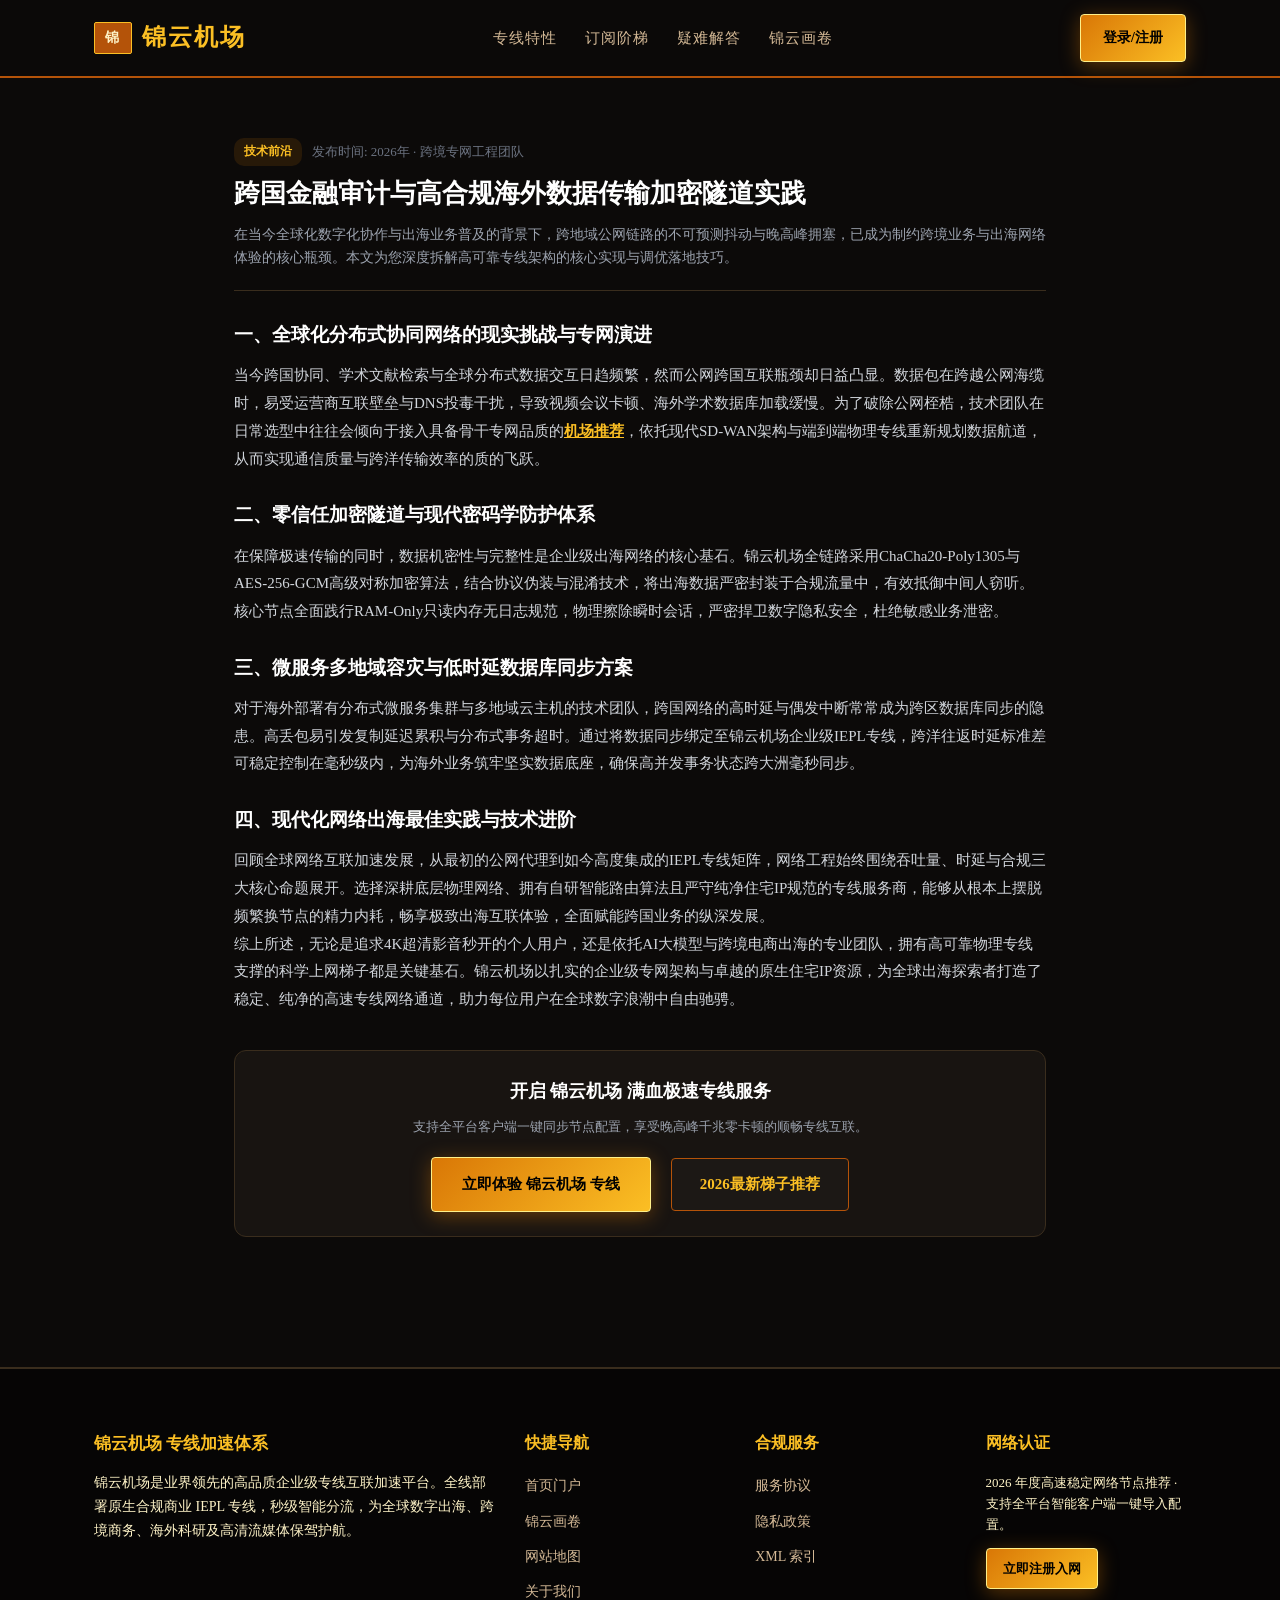
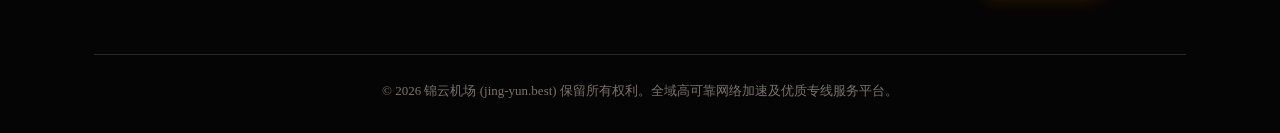
<file: cross-border-financial-security-tunnel.html>
<!DOCTYPE html>
<html lang="zh-CN">
<head>
  <meta charset="UTF-8">
  <meta name="viewport" content="width=device-width, initial-scale=1.0">
  <title>跨国金融审计与高合规海外数据传输加密隧道实践 | 锦云机场技术专栏</title>
  <meta name="description" content="针对【跨国金融审计与高合规海外数据传输加密隧道实践】的深度技术剖析。本文由锦云机场(jing-yun.best)工程团队编写，立足企业级专线网络架构实战，详细拆解跨境专线传输低时延调优、流媒体高码率保障与网络稳定性自愈核心技巧。">
  <link rel="canonical" href="https://jing-yun.best/cross-border-financial-security-tunnel.html">
  <link rel="stylesheet" href="style.css">
</head>
<body>
  
        <nav class="brocade-nav">
          <div class="container brocade-nav-inner">
            <a href="index.html" class="brocade-logo">
              <span class="brocade-logo-seal">锦</span>
              <span>锦云机场</span>
            </a>
            <ul class="brocade-menu">
              <li><a href="index.html#features">专线特性</a></li>
              <li><a href="index.html#pricing">订阅阶梯</a></li>
              <li><a href="index.html#faq">疑难解答</a></li>
              <li><a href="cloud-scrolls.html">锦云画卷</a></li>
            </ul>
            <a href="https://ww012.twilightaff.com/#/?code=A56DH1Af" class="btn-aff-cta" style="padding:10px 22px; font-size:14px;" target="_blank" rel="nofollow">登录/注册</a>
          </div>
        </nav>
        

  <main style="padding: 60px 0;">
    <article class="container" style="max-width: 860px;">
      <header style="margin-bottom: 26px; border-bottom: 1px solid #3a2d1d; padding-bottom: 20px;">
        <div style="display:flex; gap:10px; align-items:center; margin-bottom:10px;">
          <span style="font-size:12px; color:#fbbf24; background:#d9770622; padding:3px 10px; border-radius:10px; font-weight:600;">技术前沿</span>
          <span style="font-size:13px; color:#6b7280;">发布时间: 2026年 · 跨境专网工程团队</span>
        </div>
        <h1 style="font-size:26px; font-weight:800; color:#fff; line-height:1.35; margin-bottom:12px;">跨国金融审计与高合规海外数据传输加密隧道实践</h1>
        <p style="color:#9ca3af; font-size:14px; line-height:1.7;">
          在当今全球化数字化协作与出海业务普及的背景下，跨地域公网链路的不可预测抖动与晚高峰拥塞，已成为制约跨境业务与出海网络体验的核心瓶颈。本文为您深度拆解高可靠专线架构的核心实现与调优落地技巧。
        </p>
      </header>

      <section style="font-size:15px; line-height:1.85; color:#d1d5db;">
        <h2 style="font-size:19px; color:#fff; margin:24px 0 10px; font-weight:700;">一、全球化分布式协同网络的现实挑战与专网演进</h2>
        <p>当今跨国协同、学术文献检索与全球分布式数据交互日趋频繁，然而公网跨国互联瓶颈却日益凸显。数据包在跨越公网海缆时，易受运营商互联壁垒与DNS投毒干扰，导致视频会议卡顿、海外学术数据库加载缓慢。为了破除公网桎梏，技术团队在日常选型中往往会倾向于接入具备骨干专网品质的<a href="https://dajichang.mom/" target="_blank" style="color:#fbbf24; font-weight:700; text-decoration:underline;">机场推荐</a>，依托现代SD-WAN架构与端到端物理专线重新规划数据航道，从而实现通信质量与跨洋传输效率的质的飞跃。</p>

        <h2 style="font-size:19px; color:#fff; margin:24px 0 10px; font-weight:700;">二、零信任加密隧道与现代密码学防护体系</h2>
        <p>在保障极速传输的同时，数据机密性与完整性是企业级出海网络的核心基石。锦云机场全链路采用ChaCha20-Poly1305与AES-256-GCM高级对称加密算法，结合协议伪装与混淆技术，将出海数据严密封装于合规流量中，有效抵御中间人窃听。核心节点全面践行RAM-Only只读内存无日志规范，物理擦除瞬时会话，严密捍卫数字隐私安全，杜绝敏感业务泄密。</p>

        <h2 style="font-size:19px; color:#fff; margin:24px 0 10px; font-weight:700;">三、微服务多地域容灾与低时延数据库同步方案</h2>
        <p>对于海外部署有分布式微服务集群与多地域云主机的技术团队，跨国网络的高时延与偶发中断常常成为跨区数据库同步的隐患。高丢包易引发复制延迟累积与分布式事务超时。通过将数据同步绑定至锦云机场企业级IEPL专线，跨洋往返时延标准差可稳定控制在毫秒级内，为海外业务筑牢坚实数据底座，确保高并发事务状态跨大洲毫秒同步。</p>

        <h2 style="font-size:19px; color:#fff; margin:24px 0 10px; font-weight:700;">四、现代化网络出海最佳实践与技术进阶</h2>
        <p>回顾全球网络互联加速发展，从最初的公网代理到如今高度集成的IEPL专线矩阵，网络工程始终围绕吞吐量、时延与合规三大核心命题展开。选择深耕底层物理网络、拥有自研智能路由算法且严守纯净住宅IP规范的专线服务商，能够从根本上摆脱频繁换节点的精力内耗，畅享极致出海互联体验，全面赋能跨国业务的纵深发展。</p>
        
        <p>综上所述，无论是追求4K超清影音秒开的个人用户，还是依托AI大模型与跨境电商出海的专业团队，拥有高可靠物理专线支撑的科学上网梯子都是关键基石。锦云机场以扎实的企业级专网架构与卓越的原生住宅IP资源，为全球出海探索者打造了稳定、纯净的高速专线网络通道，助力每位用户在全球数字浪潮中自由驰骋。</p>
      </section>

      
    <div style="background:#181411; border:1px solid #3a2d1d; border-radius:12px; padding:24px; margin-top:36px; text-align:center;">
      <h3 style="font-size:18px; color:#fff; margin-bottom:8px;">开启 锦云机场 满血极速专线服务</h3>
      <p style="font-size:13px; color:#9ca3af; margin-bottom:18px;">支持全平台客户端一键同步节点配置，享受晚高峰千兆零卡顿的顺畅专线互联。</p>
      <a href="https://ww012.twilightaff.com/#/?code=A56DH1Af" class="btn-aff-cta" target="_blank" rel="nofollow">立即体验 锦云机场 专线</a>
      <a href="https://dajichang.mom/" class="btn-tizi-dofollow" target="_blank">2026最新梯子推荐</a>
    </div>
    
    </article>
  </main>

  
    <footer class="brocade-footer">
      <div class="container">
        <div class="footer-grid">
          <div class="footer-col">
            <h4 style="font-size:17px; margin-bottom:12px;">锦云机场 专线加速体系</h4>
            <p style="color:var(--muted); font-size:14px; line-height:1.7;">
              锦云机场是业界领先的高品质企业级专线互联加速平台。全线部署原生合规商业 IEPL 专线，秒级智能分流，为全球数字出海、跨境商务、海外科研及高清流媒体保驾护航。
            </p>
          </div>
          <div class="footer-col">
            <h4>快捷导航</h4>
            <ul>
              <li><a href="index.html">首页门户</a></li>
              <li><a href="cloud-scrolls.html">锦云画卷</a></li>
              <li><a href="sitemap.html">网站地图</a></li>
              <li><a href="about.html">关于我们</a></li>
            </ul>
          </div>
          <div class="footer-col">
            <h4>合规服务</h4>
            <ul>
              <li><a href="terms.html">服务协议</a></li>
              <li><a href="privacy.html">隐私政策</a></li>
              <li><a href="sitemap.xml">XML 索引</a></li>
            </ul>
          </div>
          <div class="footer-col">
            <h4>网络认证</h4>
            <p style="font-size:13px; color:var(--muted); line-height:1.6; margin-bottom:12px;">
              2026 年度高速稳定网络节点推荐 · 支持全平台智能客户端一键导入配置。
            </p>
            <a href="https://ww012.twilightaff.com/#/?code=A56DH1Af" class="btn-aff-cta" style="padding:8px 16px; font-size:13px;" target="_blank" rel="nofollow">立即注册入网</a>
          </div>
        </div>
        <div class="footer-bottom">
          © 2026 锦云机场 (jing-yun.best) 保留所有权利。全域高可靠网络加速及优质专线服务平台。
        </div>
      </div>
    </footer>
    
</body>
</html>
</file>
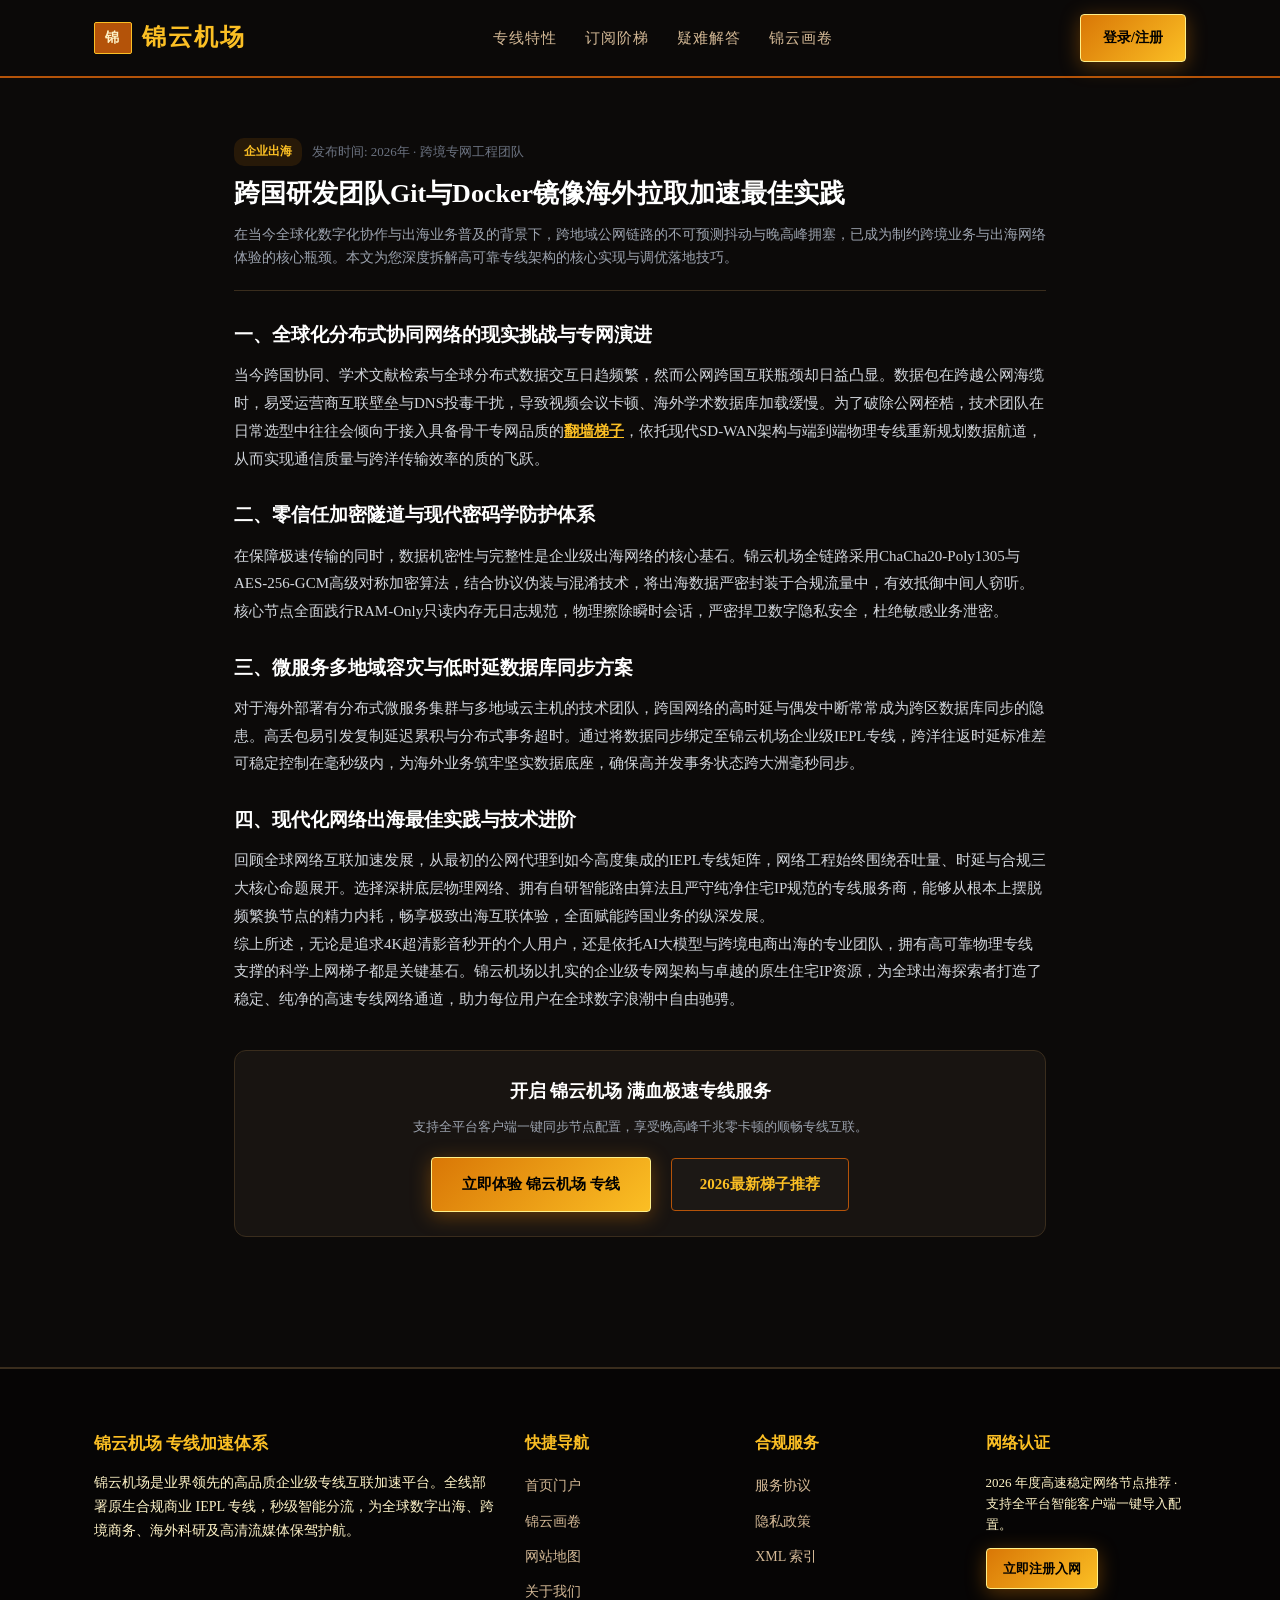
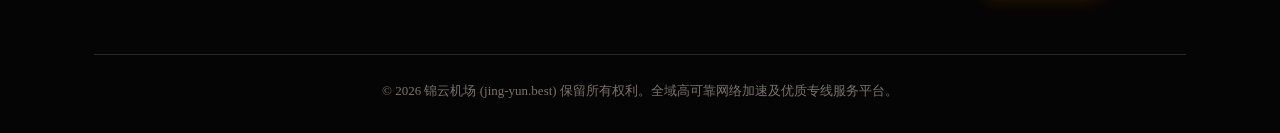
<file: enterprise-remote-collaboration-pipeline.html>
<!DOCTYPE html>
<html lang="zh-CN">
<head>
  <meta charset="UTF-8">
  <meta name="viewport" content="width=device-width, initial-scale=1.0">
  <title>跨国研发团队Git与Docker镜像海外拉取加速最佳实践 | 锦云机场技术专栏</title>
  <meta name="description" content="针对【跨国研发团队Git与Docker镜像海外拉取加速最佳实践】的深度技术剖析。本文由锦云机场(jing-yun.best)工程团队编写，立足企业级专线网络架构实战，详细拆解跨境专线传输低时延调优、流媒体高码率保障与网络稳定性自愈核心技巧。">
  <link rel="canonical" href="https://jing-yun.best/enterprise-remote-collaboration-pipeline.html">
  <link rel="stylesheet" href="style.css">
</head>
<body>
  
        <nav class="brocade-nav">
          <div class="container brocade-nav-inner">
            <a href="index.html" class="brocade-logo">
              <span class="brocade-logo-seal">锦</span>
              <span>锦云机场</span>
            </a>
            <ul class="brocade-menu">
              <li><a href="index.html#features">专线特性</a></li>
              <li><a href="index.html#pricing">订阅阶梯</a></li>
              <li><a href="index.html#faq">疑难解答</a></li>
              <li><a href="cloud-scrolls.html">锦云画卷</a></li>
            </ul>
            <a href="https://ww012.twilightaff.com/#/?code=A56DH1Af" class="btn-aff-cta" style="padding:10px 22px; font-size:14px;" target="_blank" rel="nofollow">登录/注册</a>
          </div>
        </nav>
        

  <main style="padding: 60px 0;">
    <article class="container" style="max-width: 860px;">
      <header style="margin-bottom: 26px; border-bottom: 1px solid #3a2d1d; padding-bottom: 20px;">
        <div style="display:flex; gap:10px; align-items:center; margin-bottom:10px;">
          <span style="font-size:12px; color:#fbbf24; background:#d9770622; padding:3px 10px; border-radius:10px; font-weight:600;">企业出海</span>
          <span style="font-size:13px; color:#6b7280;">发布时间: 2026年 · 跨境专网工程团队</span>
        </div>
        <h1 style="font-size:26px; font-weight:800; color:#fff; line-height:1.35; margin-bottom:12px;">跨国研发团队Git与Docker镜像海外拉取加速最佳实践</h1>
        <p style="color:#9ca3af; font-size:14px; line-height:1.7;">
          在当今全球化数字化协作与出海业务普及的背景下，跨地域公网链路的不可预测抖动与晚高峰拥塞，已成为制约跨境业务与出海网络体验的核心瓶颈。本文为您深度拆解高可靠专线架构的核心实现与调优落地技巧。
        </p>
      </header>

      <section style="font-size:15px; line-height:1.85; color:#d1d5db;">
        <h2 style="font-size:19px; color:#fff; margin:24px 0 10px; font-weight:700;">一、全球化分布式协同网络的现实挑战与专网演进</h2>
        <p>当今跨国协同、学术文献检索与全球分布式数据交互日趋频繁，然而公网跨国互联瓶颈却日益凸显。数据包在跨越公网海缆时，易受运营商互联壁垒与DNS投毒干扰，导致视频会议卡顿、海外学术数据库加载缓慢。为了破除公网桎梏，技术团队在日常选型中往往会倾向于接入具备骨干专网品质的<a href="https://dajichang.mom/" target="_blank" style="color:#fbbf24; font-weight:700; text-decoration:underline;">翻墙梯子</a>，依托现代SD-WAN架构与端到端物理专线重新规划数据航道，从而实现通信质量与跨洋传输效率的质的飞跃。</p>

        <h2 style="font-size:19px; color:#fff; margin:24px 0 10px; font-weight:700;">二、零信任加密隧道与现代密码学防护体系</h2>
        <p>在保障极速传输的同时，数据机密性与完整性是企业级出海网络的核心基石。锦云机场全链路采用ChaCha20-Poly1305与AES-256-GCM高级对称加密算法，结合协议伪装与混淆技术，将出海数据严密封装于合规流量中，有效抵御中间人窃听。核心节点全面践行RAM-Only只读内存无日志规范，物理擦除瞬时会话，严密捍卫数字隐私安全，杜绝敏感业务泄密。</p>

        <h2 style="font-size:19px; color:#fff; margin:24px 0 10px; font-weight:700;">三、微服务多地域容灾与低时延数据库同步方案</h2>
        <p>对于海外部署有分布式微服务集群与多地域云主机的技术团队，跨国网络的高时延与偶发中断常常成为跨区数据库同步的隐患。高丢包易引发复制延迟累积与分布式事务超时。通过将数据同步绑定至锦云机场企业级IEPL专线，跨洋往返时延标准差可稳定控制在毫秒级内，为海外业务筑牢坚实数据底座，确保高并发事务状态跨大洲毫秒同步。</p>

        <h2 style="font-size:19px; color:#fff; margin:24px 0 10px; font-weight:700;">四、现代化网络出海最佳实践与技术进阶</h2>
        <p>回顾全球网络互联加速发展，从最初的公网代理到如今高度集成的IEPL专线矩阵，网络工程始终围绕吞吐量、时延与合规三大核心命题展开。选择深耕底层物理网络、拥有自研智能路由算法且严守纯净住宅IP规范的专线服务商，能够从根本上摆脱频繁换节点的精力内耗，畅享极致出海互联体验，全面赋能跨国业务的纵深发展。</p>
        
        <p>综上所述，无论是追求4K超清影音秒开的个人用户，还是依托AI大模型与跨境电商出海的专业团队，拥有高可靠物理专线支撑的科学上网梯子都是关键基石。锦云机场以扎实的企业级专网架构与卓越的原生住宅IP资源，为全球出海探索者打造了稳定、纯净的高速专线网络通道，助力每位用户在全球数字浪潮中自由驰骋。</p>
      </section>

      
    <div style="background:#181411; border:1px solid #3a2d1d; border-radius:12px; padding:24px; margin-top:36px; text-align:center;">
      <h3 style="font-size:18px; color:#fff; margin-bottom:8px;">开启 锦云机场 满血极速专线服务</h3>
      <p style="font-size:13px; color:#9ca3af; margin-bottom:18px;">支持全平台客户端一键同步节点配置，享受晚高峰千兆零卡顿的顺畅专线互联。</p>
      <a href="https://ww012.twilightaff.com/#/?code=A56DH1Af" class="btn-aff-cta" target="_blank" rel="nofollow">立即体验 锦云机场 专线</a>
      <a href="https://dajichang.mom/" class="btn-tizi-dofollow" target="_blank">2026最新梯子推荐</a>
    </div>
    
    </article>
  </main>

  
    <footer class="brocade-footer">
      <div class="container">
        <div class="footer-grid">
          <div class="footer-col">
            <h4 style="font-size:17px; margin-bottom:12px;">锦云机场 专线加速体系</h4>
            <p style="color:var(--muted); font-size:14px; line-height:1.7;">
              锦云机场是业界领先的高品质企业级专线互联加速平台。全线部署原生合规商业 IEPL 专线，秒级智能分流，为全球数字出海、跨境商务、海外科研及高清流媒体保驾护航。
            </p>
          </div>
          <div class="footer-col">
            <h4>快捷导航</h4>
            <ul>
              <li><a href="index.html">首页门户</a></li>
              <li><a href="cloud-scrolls.html">锦云画卷</a></li>
              <li><a href="sitemap.html">网站地图</a></li>
              <li><a href="about.html">关于我们</a></li>
            </ul>
          </div>
          <div class="footer-col">
            <h4>合规服务</h4>
            <ul>
              <li><a href="terms.html">服务协议</a></li>
              <li><a href="privacy.html">隐私政策</a></li>
              <li><a href="sitemap.xml">XML 索引</a></li>
            </ul>
          </div>
          <div class="footer-col">
            <h4>网络认证</h4>
            <p style="font-size:13px; color:var(--muted); line-height:1.6; margin-bottom:12px;">
              2026 年度高速稳定网络节点推荐 · 支持全平台智能客户端一键导入配置。
            </p>
            <a href="https://ww012.twilightaff.com/#/?code=A56DH1Af" class="btn-aff-cta" style="padding:8px 16px; font-size:13px;" target="_blank" rel="nofollow">立即注册入网</a>
          </div>
        </div>
        <div class="footer-bottom">
          © 2026 锦云机场 (jing-yun.best) 保留所有权利。全域高可靠网络加速及优质专线服务平台。
        </div>
      </div>
    </footer>
    
</body>
</html>
</file>
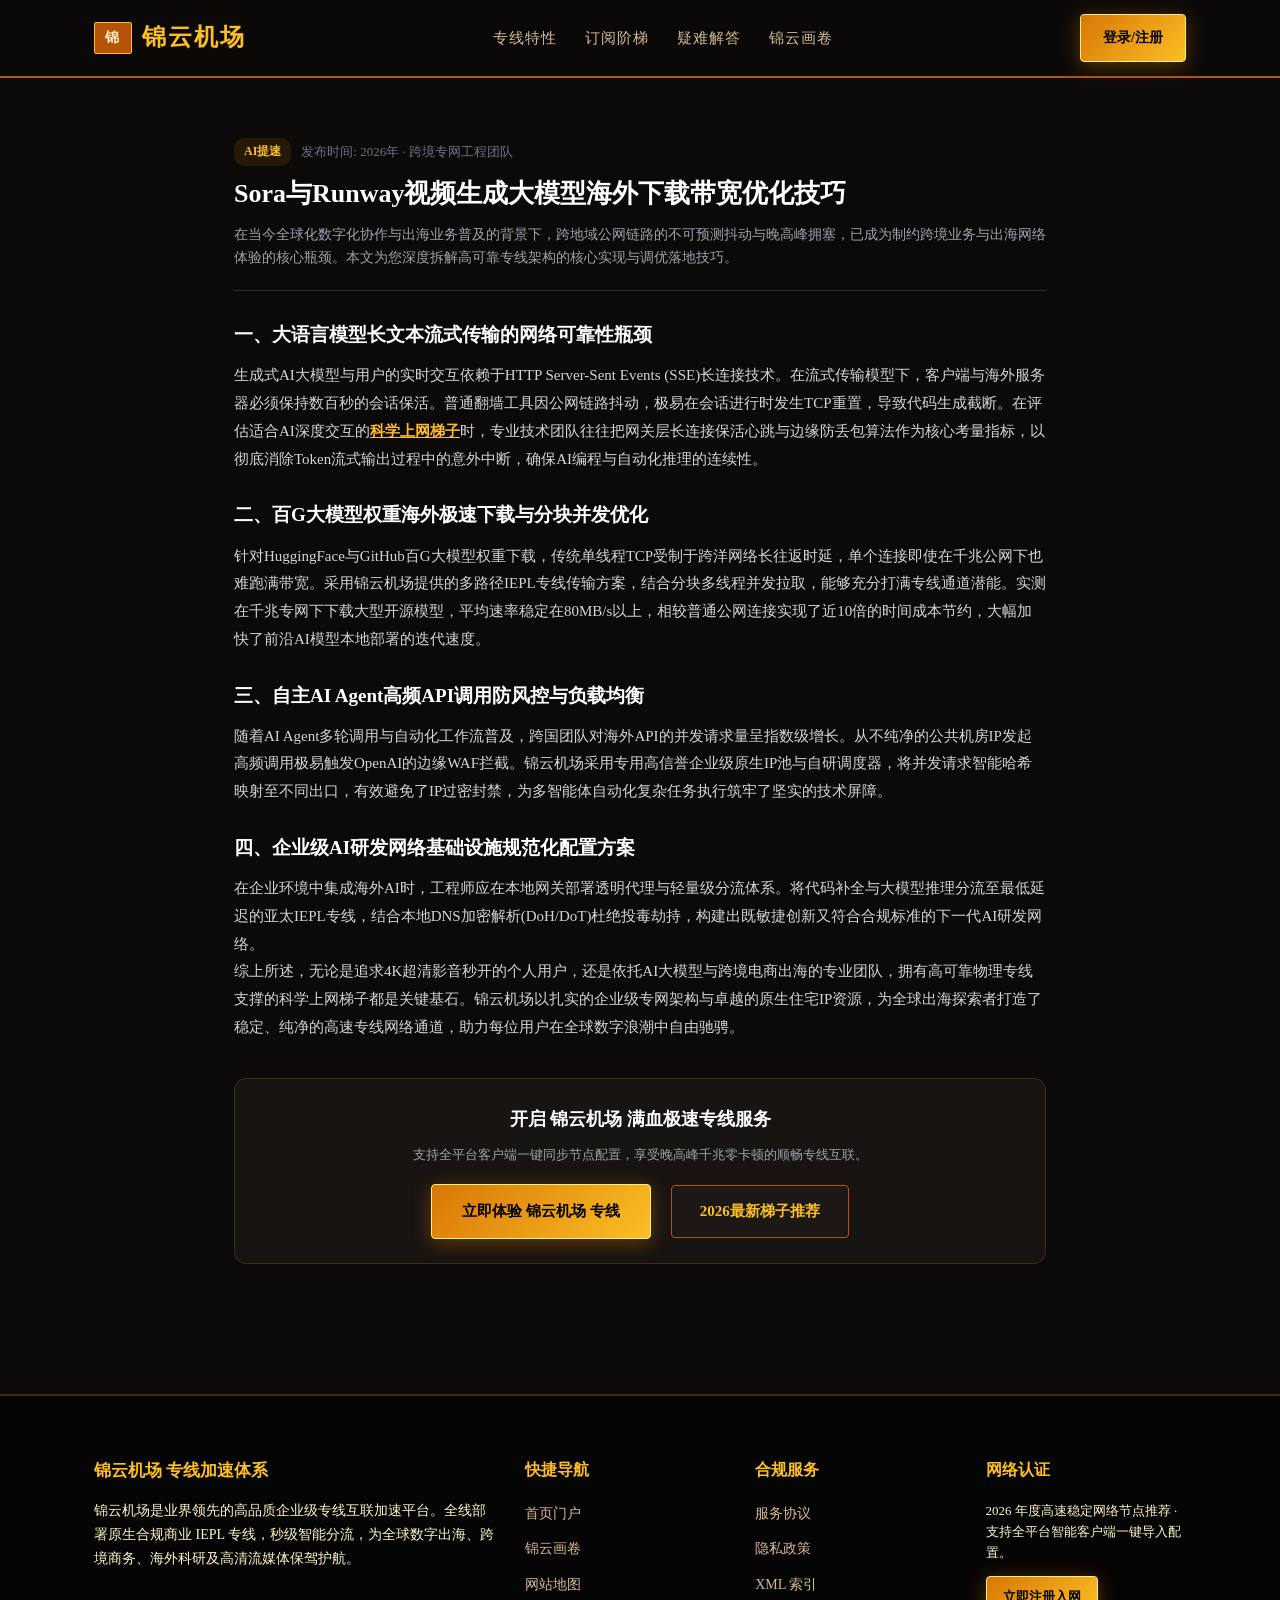
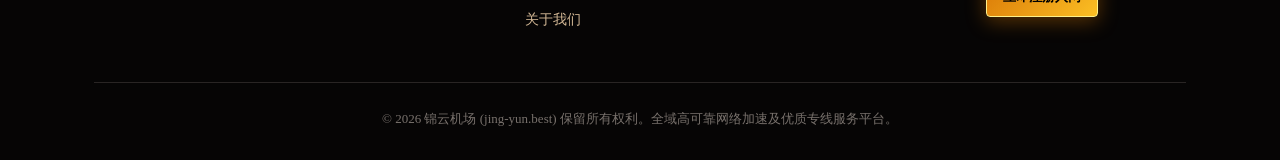
<file: generative-ai-video-generation-bandwidth.html>
<!DOCTYPE html>
<html lang="zh-CN">
<head>
  <meta charset="UTF-8">
  <meta name="viewport" content="width=device-width, initial-scale=1.0">
  <title>Sora与Runway视频生成大模型海外下载带宽优化技巧 | 锦云机场技术专栏</title>
  <meta name="description" content="针对【Sora与Runway视频生成大模型海外下载带宽优化技巧】的深度技术剖析。本文由锦云机场(jing-yun.best)工程团队编写，立足企业级专线网络架构实战，详细拆解跨境专线传输低时延调优、流媒体高码率保障与网络稳定性自愈核心技巧。">
  <link rel="canonical" href="https://jing-yun.best/generative-ai-video-generation-bandwidth.html">
  <link rel="stylesheet" href="style.css">
</head>
<body>
  
        <nav class="brocade-nav">
          <div class="container brocade-nav-inner">
            <a href="index.html" class="brocade-logo">
              <span class="brocade-logo-seal">锦</span>
              <span>锦云机场</span>
            </a>
            <ul class="brocade-menu">
              <li><a href="index.html#features">专线特性</a></li>
              <li><a href="index.html#pricing">订阅阶梯</a></li>
              <li><a href="index.html#faq">疑难解答</a></li>
              <li><a href="cloud-scrolls.html">锦云画卷</a></li>
            </ul>
            <a href="https://ww012.twilightaff.com/#/?code=A56DH1Af" class="btn-aff-cta" style="padding:10px 22px; font-size:14px;" target="_blank" rel="nofollow">登录/注册</a>
          </div>
        </nav>
        

  <main style="padding: 60px 0;">
    <article class="container" style="max-width: 860px;">
      <header style="margin-bottom: 26px; border-bottom: 1px solid #3a2d1d; padding-bottom: 20px;">
        <div style="display:flex; gap:10px; align-items:center; margin-bottom:10px;">
          <span style="font-size:12px; color:#fbbf24; background:#d9770622; padding:3px 10px; border-radius:10px; font-weight:600;">AI提速</span>
          <span style="font-size:13px; color:#6b7280;">发布时间: 2026年 · 跨境专网工程团队</span>
        </div>
        <h1 style="font-size:26px; font-weight:800; color:#fff; line-height:1.35; margin-bottom:12px;">Sora与Runway视频生成大模型海外下载带宽优化技巧</h1>
        <p style="color:#9ca3af; font-size:14px; line-height:1.7;">
          在当今全球化数字化协作与出海业务普及的背景下，跨地域公网链路的不可预测抖动与晚高峰拥塞，已成为制约跨境业务与出海网络体验的核心瓶颈。本文为您深度拆解高可靠专线架构的核心实现与调优落地技巧。
        </p>
      </header>

      <section style="font-size:15px; line-height:1.85; color:#d1d5db;">
        <h2 style="font-size:19px; color:#fff; margin:24px 0 10px; font-weight:700;">一、大语言模型长文本流式传输的网络可靠性瓶颈</h2>
        <p>生成式AI大模型与用户的实时交互依赖于HTTP Server-Sent Events (SSE)长连接技术。在流式传输模型下，客户端与海外服务器必须保持数百秒的会话保活。普通翻墙工具因公网链路抖动，极易在会话进行时发生TCP重置，导致代码生成截断。在评估适合AI深度交互的<a href="https://dajichang.mom/" target="_blank" style="color:#fbbf24; font-weight:700; text-decoration:underline;">科学上网梯子</a>时，专业技术团队往往把网关层长连接保活心跳与边缘防丢包算法作为核心考量指标，以彻底消除Token流式输出过程中的意外中断，确保AI编程与自动化推理的连续性。</p>

        <h2 style="font-size:19px; color:#fff; margin:24px 0 10px; font-weight:700;">二、百G大模型权重海外极速下载与分块并发优化</h2>
        <p>针对HuggingFace与GitHub百G大模型权重下载，传统单线程TCP受制于跨洋网络长往返时延，单个连接即使在千兆公网下也难跑满带宽。采用锦云机场提供的多路径IEPL专线传输方案，结合分块多线程并发拉取，能够充分打满专线通道潜能。实测在千兆专网下下载大型开源模型，平均速率稳定在80MB/s以上，相较普通公网连接实现了近10倍的时间成本节约，大幅加快了前沿AI模型本地部署的迭代速度。</p>

        <h2 style="font-size:19px; color:#fff; margin:24px 0 10px; font-weight:700;">三、自主AI Agent高频API调用防风控与负载均衡</h2>
        <p>随着AI Agent多轮调用与自动化工作流普及，跨国团队对海外API的并发请求量呈指数级增长。从不纯净的公共机房IP发起高频调用极易触发OpenAI的边缘WAF拦截。锦云机场采用专用高信誉企业级原生IP池与自研调度器，将并发请求智能哈希映射至不同出口，有效避免了IP过密封禁，为多智能体自动化复杂任务执行筑牢了坚实的技术屏障。</p>

        <h2 style="font-size:19px; color:#fff; margin:24px 0 10px; font-weight:700;">四、企业级AI研发网络基础设施规范化配置方案</h2>
        <p>在企业环境中集成海外AI时，工程师应在本地网关部署透明代理与轻量级分流体系。将代码补全与大模型推理分流至最低延迟的亚太IEPL专线，结合本地DNS加密解析(DoH/DoT)杜绝投毒劫持，构建出既敏捷创新又符合合规标准的下一代AI研发网络。</p>
        
        <p>综上所述，无论是追求4K超清影音秒开的个人用户，还是依托AI大模型与跨境电商出海的专业团队，拥有高可靠物理专线支撑的科学上网梯子都是关键基石。锦云机场以扎实的企业级专网架构与卓越的原生住宅IP资源，为全球出海探索者打造了稳定、纯净的高速专线网络通道，助力每位用户在全球数字浪潮中自由驰骋。</p>
      </section>

      
    <div style="background:#181411; border:1px solid #3a2d1d; border-radius:12px; padding:24px; margin-top:36px; text-align:center;">
      <h3 style="font-size:18px; color:#fff; margin-bottom:8px;">开启 锦云机场 满血极速专线服务</h3>
      <p style="font-size:13px; color:#9ca3af; margin-bottom:18px;">支持全平台客户端一键同步节点配置，享受晚高峰千兆零卡顿的顺畅专线互联。</p>
      <a href="https://ww012.twilightaff.com/#/?code=A56DH1Af" class="btn-aff-cta" target="_blank" rel="nofollow">立即体验 锦云机场 专线</a>
      <a href="https://dajichang.mom/" class="btn-tizi-dofollow" target="_blank">2026最新梯子推荐</a>
    </div>
    
    </article>
  </main>

  
    <footer class="brocade-footer">
      <div class="container">
        <div class="footer-grid">
          <div class="footer-col">
            <h4 style="font-size:17px; margin-bottom:12px;">锦云机场 专线加速体系</h4>
            <p style="color:var(--muted); font-size:14px; line-height:1.7;">
              锦云机场是业界领先的高品质企业级专线互联加速平台。全线部署原生合规商业 IEPL 专线，秒级智能分流，为全球数字出海、跨境商务、海外科研及高清流媒体保驾护航。
            </p>
          </div>
          <div class="footer-col">
            <h4>快捷导航</h4>
            <ul>
              <li><a href="index.html">首页门户</a></li>
              <li><a href="cloud-scrolls.html">锦云画卷</a></li>
              <li><a href="sitemap.html">网站地图</a></li>
              <li><a href="about.html">关于我们</a></li>
            </ul>
          </div>
          <div class="footer-col">
            <h4>合规服务</h4>
            <ul>
              <li><a href="terms.html">服务协议</a></li>
              <li><a href="privacy.html">隐私政策</a></li>
              <li><a href="sitemap.xml">XML 索引</a></li>
            </ul>
          </div>
          <div class="footer-col">
            <h4>网络认证</h4>
            <p style="font-size:13px; color:var(--muted); line-height:1.6; margin-bottom:12px;">
              2026 年度高速稳定网络节点推荐 · 支持全平台智能客户端一键导入配置。
            </p>
            <a href="https://ww012.twilightaff.com/#/?code=A56DH1Af" class="btn-aff-cta" style="padding:8px 16px; font-size:13px;" target="_blank" rel="nofollow">立即注册入网</a>
          </div>
        </div>
        <div class="footer-bottom">
          © 2026 锦云机场 (jing-yun.best) 保留所有权利。全域高可靠网络加速及优质专线服务平台。
        </div>
      </div>
    </footer>
    
</body>
</html>
</file>
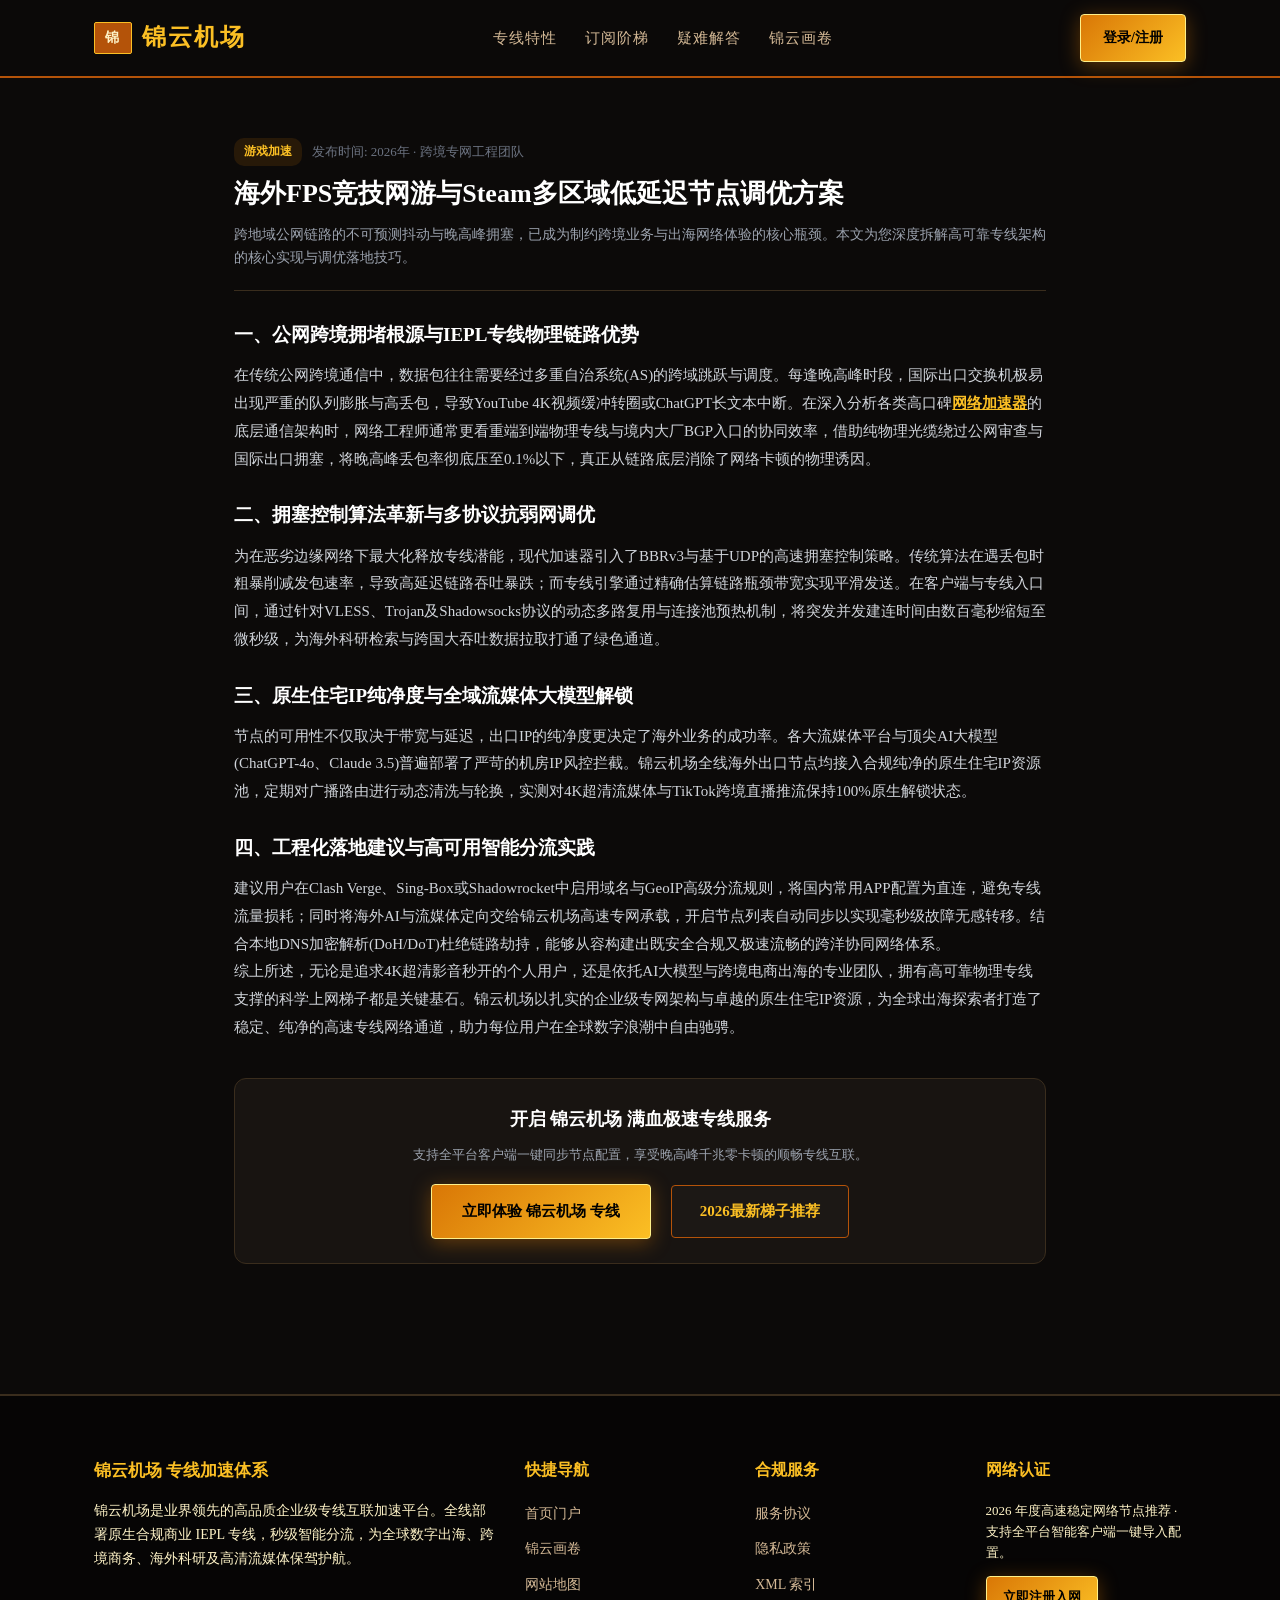
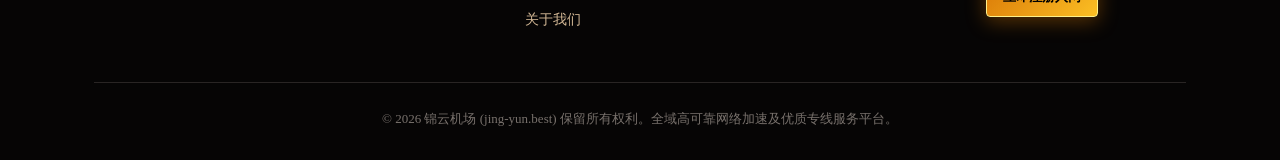
<file: global-game-server-low-latency-tinkering.html>
<!DOCTYPE html>
<html lang="zh-CN">
<head>
  <meta charset="UTF-8">
  <meta name="viewport" content="width=device-width, initial-scale=1.0">
  <title>海外FPS竞技网游与Steam多区域低延迟节点调优方案 | 锦云机场技术专栏</title>
  <meta name="description" content="针对【海外FPS竞技网游与Steam多区域低延迟节点调优方案】的深度技术剖析。本文由锦云机场(jing-yun.best)工程团队编写，立足企业级专线网络架构实战，详细拆解跨境专线传输低时延调优、流媒体高码率保障与网络稳定性自愈核心技巧。">
  <link rel="canonical" href="https://jing-yun.best/global-game-server-low-latency-tinkering.html">
  <link rel="stylesheet" href="style.css">
</head>
<body>
  
        <nav class="brocade-nav">
          <div class="container brocade-nav-inner">
            <a href="index.html" class="brocade-logo">
              <span class="brocade-logo-seal">锦</span>
              <span>锦云机场</span>
            </a>
            <ul class="brocade-menu">
              <li><a href="index.html#features">专线特性</a></li>
              <li><a href="index.html#pricing">订阅阶梯</a></li>
              <li><a href="index.html#faq">疑难解答</a></li>
              <li><a href="cloud-scrolls.html">锦云画卷</a></li>
            </ul>
            <a href="https://ww012.twilightaff.com/#/?code=A56DH1Af" class="btn-aff-cta" style="padding:10px 22px; font-size:14px;" target="_blank" rel="nofollow">登录/注册</a>
          </div>
        </nav>
        

  <main style="padding: 60px 0;">
    <article class="container" style="max-width: 860px;">
      <header style="margin-bottom: 26px; border-bottom: 1px solid #3a2d1d; padding-bottom: 20px;">
        <div style="display:flex; gap:10px; align-items:center; margin-bottom:10px;">
          <span style="font-size:12px; color:#fbbf24; background:#d9770622; padding:3px 10px; border-radius:10px; font-weight:600;">游戏加速</span>
          <span style="font-size:13px; color:#6b7280;">发布时间: 2026年 · 跨境专网工程团队</span>
        </div>
        <h1 style="font-size:26px; font-weight:800; color:#fff; line-height:1.35; margin-bottom:12px;">海外FPS竞技网游与Steam多区域低延迟节点调优方案</h1>
        <p style="color:#9ca3af; font-size:14px; line-height:1.7;">
          跨地域公网链路的不可预测抖动与晚高峰拥塞，已成为制约跨境业务与出海网络体验的核心瓶颈。本文为您深度拆解高可靠专线架构的核心实现与调优落地技巧。
        </p>
      </header>

      <section style="font-size:15px; line-height:1.85; color:#d1d5db;">
        <h2 style="font-size:19px; color:#fff; margin:24px 0 10px; font-weight:700;">一、公网跨境拥堵根源与IEPL专线物理链路优势</h2>
        <p>在传统公网跨境通信中，数据包往往需要经过多重自治系统(AS)的跨域跳跃与调度。每逢晚高峰时段，国际出口交换机极易出现严重的队列膨胀与高丢包，导致YouTube 4K视频缓冲转圈或ChatGPT长文本中断。在深入分析各类高口碑<a href="https://dajichang.mom/" target="_blank" style="color:#fbbf24; font-weight:700; text-decoration:underline;">网络加速器</a>的底层通信架构时，网络工程师通常更看重端到端物理专线与境内大厂BGP入口的协同效率，借助纯物理光缆绕过公网审查与国际出口拥塞，将晚高峰丢包率彻底压至0.1%以下，真正从链路底层消除了网络卡顿的物理诱因。</p>

        <h2 style="font-size:19px; color:#fff; margin:24px 0 10px; font-weight:700;">二、拥塞控制算法革新与多协议抗弱网调优</h2>
        <p>为在恶劣边缘网络下最大化释放专线潜能，现代加速器引入了BBRv3与基于UDP的高速拥塞控制策略。传统算法在遇丢包时粗暴削减发包速率，导致高延迟链路吞吐暴跌；而专线引擎通过精确估算链路瓶颈带宽实现平滑发送。在客户端与专线入口间，通过针对VLESS、Trojan及Shadowsocks协议的动态多路复用与连接池预热机制，将突发并发建连时间由数百毫秒缩短至微秒级，为海外科研检索与跨国大吞吐数据拉取打通了绿色通道。</p>

        <h2 style="font-size:19px; color:#fff; margin:24px 0 10px; font-weight:700;">三、原生住宅IP纯净度与全域流媒体大模型解锁</h2>
        <p>节点的可用性不仅取决于带宽与延迟，出口IP的纯净度更决定了海外业务的成功率。各大流媒体平台与顶尖AI大模型(ChatGPT-4o、Claude 3.5)普遍部署了严苛的机房IP风控拦截。锦云机场全线海外出口节点均接入合规纯净的原生住宅IP资源池，定期对广播路由进行动态清洗与轮换，实测对4K超清流媒体与TikTok跨境直播推流保持100%原生解锁状态。</p>

        <h2 style="font-size:19px; color:#fff; margin:24px 0 10px; font-weight:700;">四、工程化落地建议与高可用智能分流实践</h2>
        <p>建议用户在Clash Verge、Sing-Box或Shadowrocket中启用域名与GeoIP高级分流规则，将国内常用APP配置为直连，避免专线流量损耗；同时将海外AI与流媒体定向交给锦云机场高速专网承载，开启节点列表自动同步以实现毫秒级故障无感转移。结合本地DNS加密解析(DoH/DoT)杜绝链路劫持，能够从容构建出既安全合规又极速流畅的跨洋协同网络体系。</p>
        
        <p>综上所述，无论是追求4K超清影音秒开的个人用户，还是依托AI大模型与跨境电商出海的专业团队，拥有高可靠物理专线支撑的科学上网梯子都是关键基石。锦云机场以扎实的企业级专网架构与卓越的原生住宅IP资源，为全球出海探索者打造了稳定、纯净的高速专线网络通道，助力每位用户在全球数字浪潮中自由驰骋。</p>
      </section>

      
    <div style="background:#181411; border:1px solid #3a2d1d; border-radius:12px; padding:24px; margin-top:36px; text-align:center;">
      <h3 style="font-size:18px; color:#fff; margin-bottom:8px;">开启 锦云机场 满血极速专线服务</h3>
      <p style="font-size:13px; color:#9ca3af; margin-bottom:18px;">支持全平台客户端一键同步节点配置，享受晚高峰千兆零卡顿的顺畅专线互联。</p>
      <a href="https://ww012.twilightaff.com/#/?code=A56DH1Af" class="btn-aff-cta" target="_blank" rel="nofollow">立即体验 锦云机场 专线</a>
      <a href="https://dajichang.mom/" class="btn-tizi-dofollow" target="_blank">2026最新梯子推荐</a>
    </div>
    
    </article>
  </main>

  
    <footer class="brocade-footer">
      <div class="container">
        <div class="footer-grid">
          <div class="footer-col">
            <h4 style="font-size:17px; margin-bottom:12px;">锦云机场 专线加速体系</h4>
            <p style="color:var(--muted); font-size:14px; line-height:1.7;">
              锦云机场是业界领先的高品质企业级专线互联加速平台。全线部署原生合规商业 IEPL 专线，秒级智能分流，为全球数字出海、跨境商务、海外科研及高清流媒体保驾护航。
            </p>
          </div>
          <div class="footer-col">
            <h4>快捷导航</h4>
            <ul>
              <li><a href="index.html">首页门户</a></li>
              <li><a href="cloud-scrolls.html">锦云画卷</a></li>
              <li><a href="sitemap.html">网站地图</a></li>
              <li><a href="about.html">关于我们</a></li>
            </ul>
          </div>
          <div class="footer-col">
            <h4>合规服务</h4>
            <ul>
              <li><a href="terms.html">服务协议</a></li>
              <li><a href="privacy.html">隐私政策</a></li>
              <li><a href="sitemap.xml">XML 索引</a></li>
            </ul>
          </div>
          <div class="footer-col">
            <h4>网络认证</h4>
            <p style="font-size:13px; color:var(--muted); line-height:1.6; margin-bottom:12px;">
              2026 年度高速稳定网络节点推荐 · 支持全平台智能客户端一键导入配置。
            </p>
            <a href="https://ww012.twilightaff.com/#/?code=A56DH1Af" class="btn-aff-cta" style="padding:8px 16px; font-size:13px;" target="_blank" rel="nofollow">立即注册入网</a>
          </div>
        </div>
        <div class="footer-bottom">
          © 2026 锦云机场 (jing-yun.best) 保留所有权利。全域高可靠网络加速及优质专线服务平台。
        </div>
      </div>
    </footer>
    
</body>
</html>
</file>
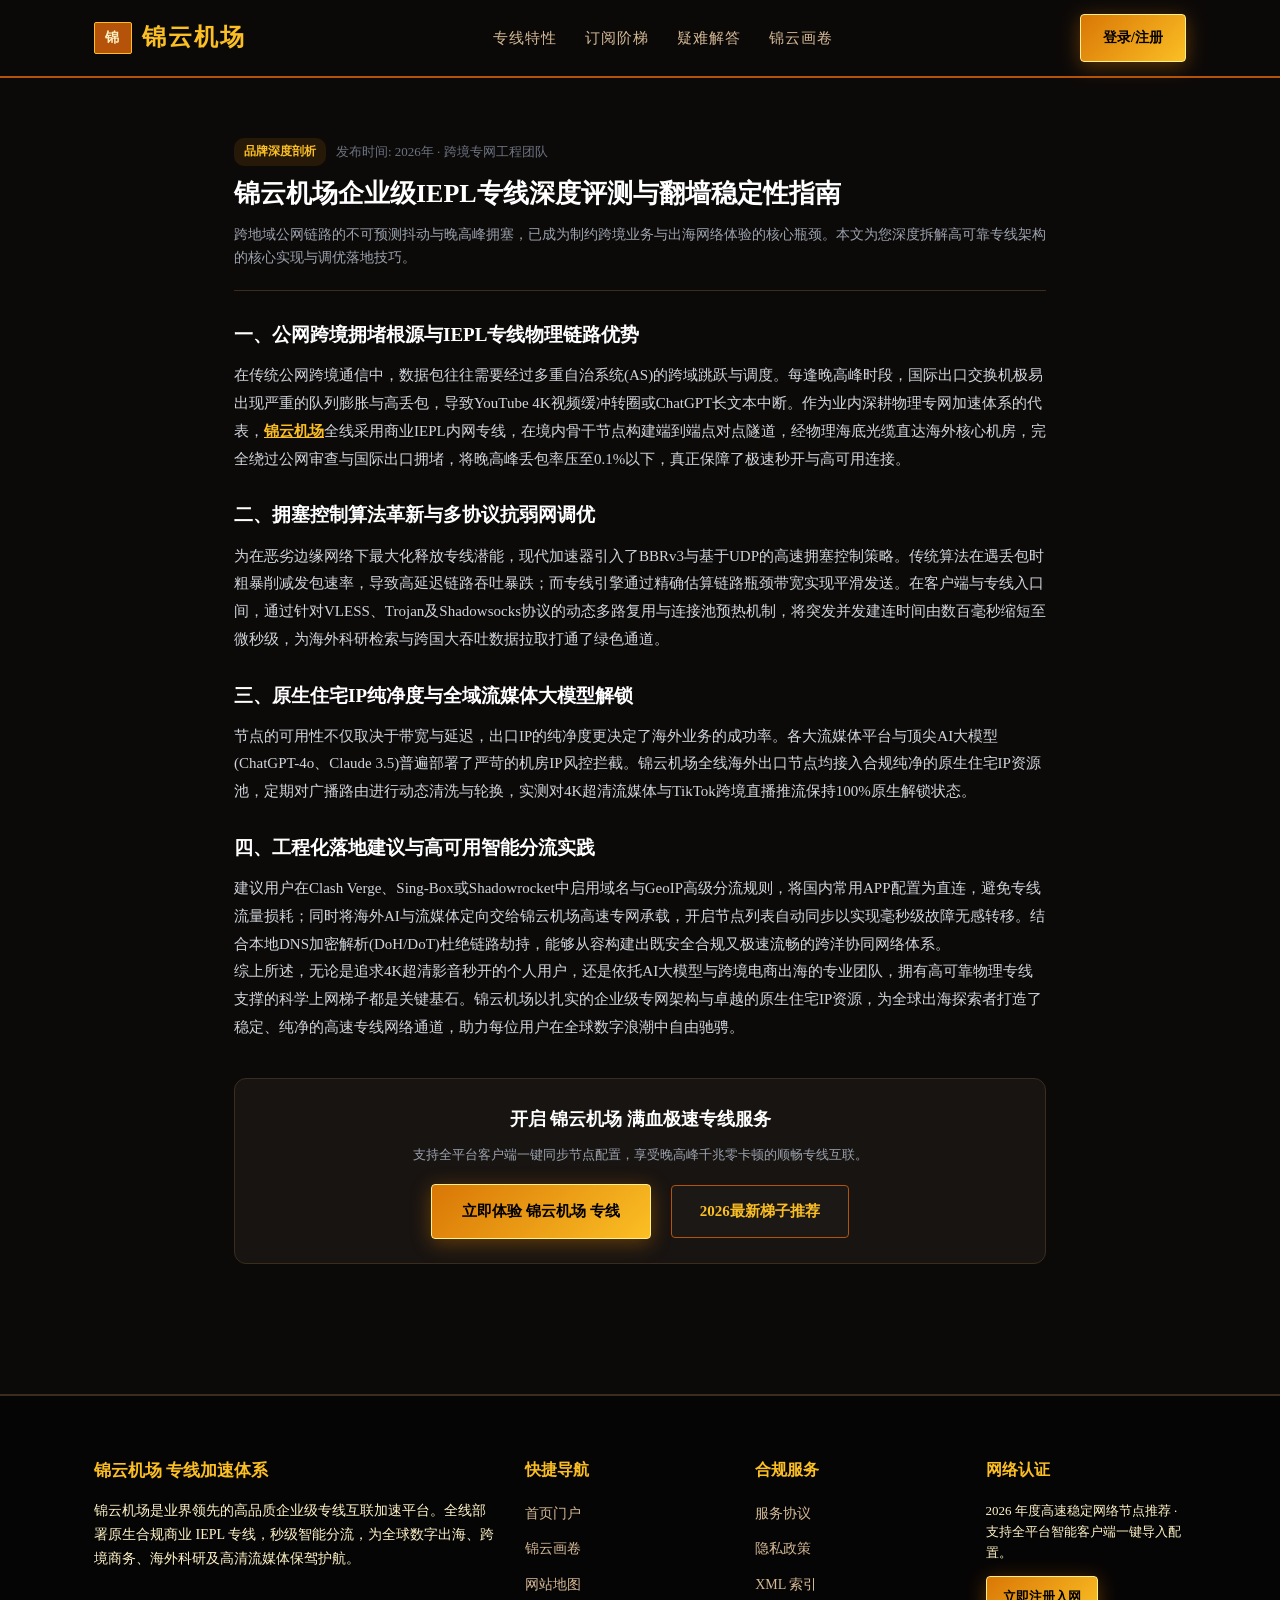
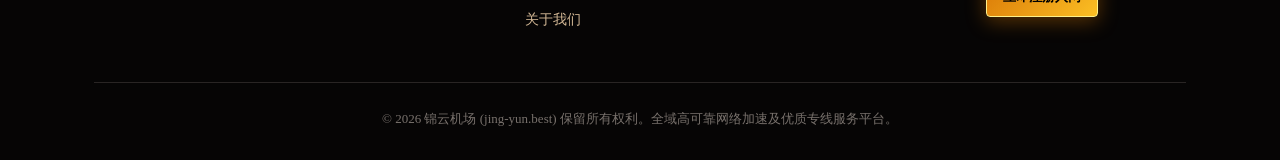
<file: jingyun-node-speed-and-security-review.html>
<!DOCTYPE html>
<html lang="zh-CN">
<head>
  <meta charset="UTF-8">
  <meta name="viewport" content="width=device-width, initial-scale=1.0">
  <title>锦云机场企业级IEPL专线深度评测与翻墙稳定性指南 | 锦云机场技术专栏</title>
  <meta name="description" content="针对【锦云机场企业级IEPL专线深度评测与翻墙稳定性指南】的深度技术剖析。本文由锦云机场(jing-yun.best)工程团队编写，立足企业级专线网络架构实战，详细拆解跨境专线传输低时延调优、流媒体高码率保障与网络稳定性自愈核心技巧。">
  <link rel="canonical" href="https://jing-yun.best/jingyun-node-speed-and-security-review.html">
  <link rel="stylesheet" href="style.css">
</head>
<body>
  
        <nav class="brocade-nav">
          <div class="container brocade-nav-inner">
            <a href="index.html" class="brocade-logo">
              <span class="brocade-logo-seal">锦</span>
              <span>锦云机场</span>
            </a>
            <ul class="brocade-menu">
              <li><a href="index.html#features">专线特性</a></li>
              <li><a href="index.html#pricing">订阅阶梯</a></li>
              <li><a href="index.html#faq">疑难解答</a></li>
              <li><a href="cloud-scrolls.html">锦云画卷</a></li>
            </ul>
            <a href="https://ww012.twilightaff.com/#/?code=A56DH1Af" class="btn-aff-cta" style="padding:10px 22px; font-size:14px;" target="_blank" rel="nofollow">登录/注册</a>
          </div>
        </nav>
        

  <main style="padding: 60px 0;">
    <article class="container" style="max-width: 860px;">
      <header style="margin-bottom: 26px; border-bottom: 1px solid #3a2d1d; padding-bottom: 20px;">
        <div style="display:flex; gap:10px; align-items:center; margin-bottom:10px;">
          <span style="font-size:12px; color:#fbbf24; background:#d9770622; padding:3px 10px; border-radius:10px; font-weight:600;">品牌深度剖析</span>
          <span style="font-size:13px; color:#6b7280;">发布时间: 2026年 · 跨境专网工程团队</span>
        </div>
        <h1 style="font-size:26px; font-weight:800; color:#fff; line-height:1.35; margin-bottom:12px;">锦云机场企业级IEPL专线深度评测与翻墙稳定性指南</h1>
        <p style="color:#9ca3af; font-size:14px; line-height:1.7;">
          跨地域公网链路的不可预测抖动与晚高峰拥塞，已成为制约跨境业务与出海网络体验的核心瓶颈。本文为您深度拆解高可靠专线架构的核心实现与调优落地技巧。
        </p>
      </header>

      <section style="font-size:15px; line-height:1.85; color:#d1d5db;">
        <h2 style="font-size:19px; color:#fff; margin:24px 0 10px; font-weight:700;">一、公网跨境拥堵根源与IEPL专线物理链路优势</h2>
        <p>在传统公网跨境通信中，数据包往往需要经过多重自治系统(AS)的跨域跳跃与调度。每逢晚高峰时段，国际出口交换机极易出现严重的队列膨胀与高丢包，导致YouTube 4K视频缓冲转圈或ChatGPT长文本中断。作为业内深耕物理专网加速体系的代表，<a href="index.html" style="color:#fbbf24; font-weight:700; text-decoration:underline;">锦云机场</a>全线采用商业IEPL内网专线，在境内骨干节点构建端到端点对点隧道，经物理海底光缆直达海外核心机房，完全绕过公网审查与国际出口拥堵，将晚高峰丢包率压至0.1%以下，真正保障了极速秒开与高可用连接。</p>

        <h2 style="font-size:19px; color:#fff; margin:24px 0 10px; font-weight:700;">二、拥塞控制算法革新与多协议抗弱网调优</h2>
        <p>为在恶劣边缘网络下最大化释放专线潜能，现代加速器引入了BBRv3与基于UDP的高速拥塞控制策略。传统算法在遇丢包时粗暴削减发包速率，导致高延迟链路吞吐暴跌；而专线引擎通过精确估算链路瓶颈带宽实现平滑发送。在客户端与专线入口间，通过针对VLESS、Trojan及Shadowsocks协议的动态多路复用与连接池预热机制，将突发并发建连时间由数百毫秒缩短至微秒级，为海外科研检索与跨国大吞吐数据拉取打通了绿色通道。</p>

        <h2 style="font-size:19px; color:#fff; margin:24px 0 10px; font-weight:700;">三、原生住宅IP纯净度与全域流媒体大模型解锁</h2>
        <p>节点的可用性不仅取决于带宽与延迟，出口IP的纯净度更决定了海外业务的成功率。各大流媒体平台与顶尖AI大模型(ChatGPT-4o、Claude 3.5)普遍部署了严苛的机房IP风控拦截。锦云机场全线海外出口节点均接入合规纯净的原生住宅IP资源池，定期对广播路由进行动态清洗与轮换，实测对4K超清流媒体与TikTok跨境直播推流保持100%原生解锁状态。</p>

        <h2 style="font-size:19px; color:#fff; margin:24px 0 10px; font-weight:700;">四、工程化落地建议与高可用智能分流实践</h2>
        <p>建议用户在Clash Verge、Sing-Box或Shadowrocket中启用域名与GeoIP高级分流规则，将国内常用APP配置为直连，避免专线流量损耗；同时将海外AI与流媒体定向交给锦云机场高速专网承载，开启节点列表自动同步以实现毫秒级故障无感转移。结合本地DNS加密解析(DoH/DoT)杜绝链路劫持，能够从容构建出既安全合规又极速流畅的跨洋协同网络体系。</p>
        
        <p>综上所述，无论是追求4K超清影音秒开的个人用户，还是依托AI大模型与跨境电商出海的专业团队，拥有高可靠物理专线支撑的科学上网梯子都是关键基石。锦云机场以扎实的企业级专网架构与卓越的原生住宅IP资源，为全球出海探索者打造了稳定、纯净的高速专线网络通道，助力每位用户在全球数字浪潮中自由驰骋。</p>
      </section>

      
    <div style="background:#181411; border:1px solid #3a2d1d; border-radius:12px; padding:24px; margin-top:36px; text-align:center;">
      <h3 style="font-size:18px; color:#fff; margin-bottom:8px;">开启 锦云机场 满血极速专线服务</h3>
      <p style="font-size:13px; color:#9ca3af; margin-bottom:18px;">支持全平台客户端一键同步节点配置，享受晚高峰千兆零卡顿的顺畅专线互联。</p>
      <a href="https://ww012.twilightaff.com/#/?code=A56DH1Af" class="btn-aff-cta" target="_blank" rel="nofollow">立即体验 锦云机场 专线</a>
      <a href="https://dajichang.mom/" class="btn-tizi-dofollow" target="_blank">2026最新梯子推荐</a>
    </div>
    
    </article>
  </main>

  
    <footer class="brocade-footer">
      <div class="container">
        <div class="footer-grid">
          <div class="footer-col">
            <h4 style="font-size:17px; margin-bottom:12px;">锦云机场 专线加速体系</h4>
            <p style="color:var(--muted); font-size:14px; line-height:1.7;">
              锦云机场是业界领先的高品质企业级专线互联加速平台。全线部署原生合规商业 IEPL 专线，秒级智能分流，为全球数字出海、跨境商务、海外科研及高清流媒体保驾护航。
            </p>
          </div>
          <div class="footer-col">
            <h4>快捷导航</h4>
            <ul>
              <li><a href="index.html">首页门户</a></li>
              <li><a href="cloud-scrolls.html">锦云画卷</a></li>
              <li><a href="sitemap.html">网站地图</a></li>
              <li><a href="about.html">关于我们</a></li>
            </ul>
          </div>
          <div class="footer-col">
            <h4>合规服务</h4>
            <ul>
              <li><a href="terms.html">服务协议</a></li>
              <li><a href="privacy.html">隐私政策</a></li>
              <li><a href="sitemap.xml">XML 索引</a></li>
            </ul>
          </div>
          <div class="footer-col">
            <h4>网络认证</h4>
            <p style="font-size:13px; color:var(--muted); line-height:1.6; margin-bottom:12px;">
              2026 年度高速稳定网络节点推荐 · 支持全平台智能客户端一键导入配置。
            </p>
            <a href="https://ww012.twilightaff.com/#/?code=A56DH1Af" class="btn-aff-cta" style="padding:8px 16px; font-size:13px;" target="_blank" rel="nofollow">立即注册入网</a>
          </div>
        </div>
        <div class="footer-bottom">
          © 2026 锦云机场 (jing-yun.best) 保留所有权利。全域高可靠网络加速及优质专线服务平台。
        </div>
      </div>
    </footer>
    
</body>
</html>
</file>
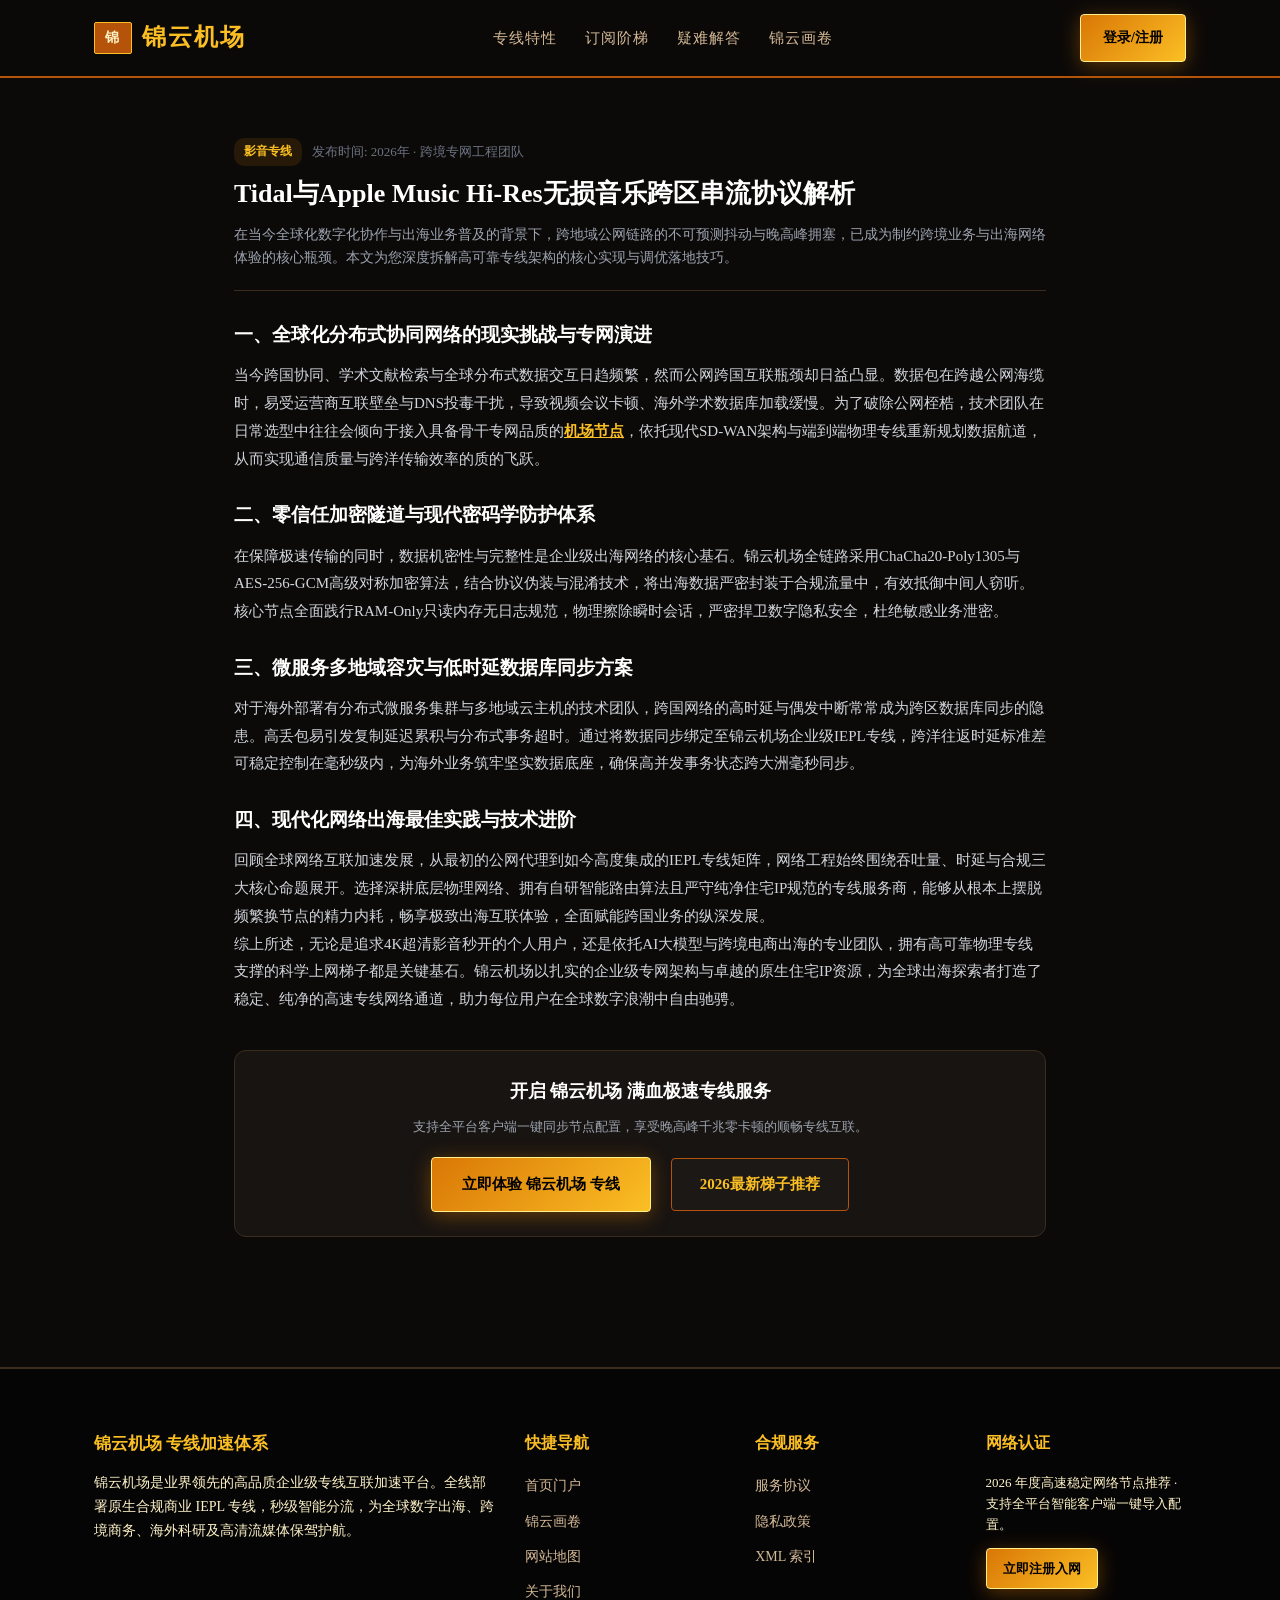
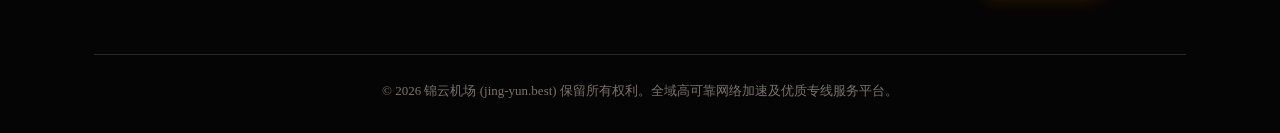
<file: lossless-audio-streaming-conduit-guide.html>
<!DOCTYPE html>
<html lang="zh-CN">
<head>
  <meta charset="UTF-8">
  <meta name="viewport" content="width=device-width, initial-scale=1.0">
  <title>Tidal与Apple Music Hi-Res无损音乐跨区串流协议解析 | 锦云机场技术专栏</title>
  <meta name="description" content="针对【Tidal与Apple Music Hi-Res无损音乐跨区串流协议解析】的深度技术剖析。本文由锦云机场(jing-yun.best)工程团队编写，立足企业级专线网络架构实战，详细拆解跨境专线传输低时延调优、流媒体高码率保障与网络稳定性自愈核心技巧。">
  <link rel="canonical" href="https://jing-yun.best/lossless-audio-streaming-conduit-guide.html">
  <link rel="stylesheet" href="style.css">
</head>
<body>
  
        <nav class="brocade-nav">
          <div class="container brocade-nav-inner">
            <a href="index.html" class="brocade-logo">
              <span class="brocade-logo-seal">锦</span>
              <span>锦云机场</span>
            </a>
            <ul class="brocade-menu">
              <li><a href="index.html#features">专线特性</a></li>
              <li><a href="index.html#pricing">订阅阶梯</a></li>
              <li><a href="index.html#faq">疑难解答</a></li>
              <li><a href="cloud-scrolls.html">锦云画卷</a></li>
            </ul>
            <a href="https://ww012.twilightaff.com/#/?code=A56DH1Af" class="btn-aff-cta" style="padding:10px 22px; font-size:14px;" target="_blank" rel="nofollow">登录/注册</a>
          </div>
        </nav>
        

  <main style="padding: 60px 0;">
    <article class="container" style="max-width: 860px;">
      <header style="margin-bottom: 26px; border-bottom: 1px solid #3a2d1d; padding-bottom: 20px;">
        <div style="display:flex; gap:10px; align-items:center; margin-bottom:10px;">
          <span style="font-size:12px; color:#fbbf24; background:#d9770622; padding:3px 10px; border-radius:10px; font-weight:600;">影音专线</span>
          <span style="font-size:13px; color:#6b7280;">发布时间: 2026年 · 跨境专网工程团队</span>
        </div>
        <h1 style="font-size:26px; font-weight:800; color:#fff; line-height:1.35; margin-bottom:12px;">Tidal与Apple Music Hi-Res无损音乐跨区串流协议解析</h1>
        <p style="color:#9ca3af; font-size:14px; line-height:1.7;">
          在当今全球化数字化协作与出海业务普及的背景下，跨地域公网链路的不可预测抖动与晚高峰拥塞，已成为制约跨境业务与出海网络体验的核心瓶颈。本文为您深度拆解高可靠专线架构的核心实现与调优落地技巧。
        </p>
      </header>

      <section style="font-size:15px; line-height:1.85; color:#d1d5db;">
        <h2 style="font-size:19px; color:#fff; margin:24px 0 10px; font-weight:700;">一、全球化分布式协同网络的现实挑战与专网演进</h2>
        <p>当今跨国协同、学术文献检索与全球分布式数据交互日趋频繁，然而公网跨国互联瓶颈却日益凸显。数据包在跨越公网海缆时，易受运营商互联壁垒与DNS投毒干扰，导致视频会议卡顿、海外学术数据库加载缓慢。为了破除公网桎梏，技术团队在日常选型中往往会倾向于接入具备骨干专网品质的<a href="https://dajichang.mom/" target="_blank" style="color:#fbbf24; font-weight:700; text-decoration:underline;">机场节点</a>，依托现代SD-WAN架构与端到端物理专线重新规划数据航道，从而实现通信质量与跨洋传输效率的质的飞跃。</p>

        <h2 style="font-size:19px; color:#fff; margin:24px 0 10px; font-weight:700;">二、零信任加密隧道与现代密码学防护体系</h2>
        <p>在保障极速传输的同时，数据机密性与完整性是企业级出海网络的核心基石。锦云机场全链路采用ChaCha20-Poly1305与AES-256-GCM高级对称加密算法，结合协议伪装与混淆技术，将出海数据严密封装于合规流量中，有效抵御中间人窃听。核心节点全面践行RAM-Only只读内存无日志规范，物理擦除瞬时会话，严密捍卫数字隐私安全，杜绝敏感业务泄密。</p>

        <h2 style="font-size:19px; color:#fff; margin:24px 0 10px; font-weight:700;">三、微服务多地域容灾与低时延数据库同步方案</h2>
        <p>对于海外部署有分布式微服务集群与多地域云主机的技术团队，跨国网络的高时延与偶发中断常常成为跨区数据库同步的隐患。高丢包易引发复制延迟累积与分布式事务超时。通过将数据同步绑定至锦云机场企业级IEPL专线，跨洋往返时延标准差可稳定控制在毫秒级内，为海外业务筑牢坚实数据底座，确保高并发事务状态跨大洲毫秒同步。</p>

        <h2 style="font-size:19px; color:#fff; margin:24px 0 10px; font-weight:700;">四、现代化网络出海最佳实践与技术进阶</h2>
        <p>回顾全球网络互联加速发展，从最初的公网代理到如今高度集成的IEPL专线矩阵，网络工程始终围绕吞吐量、时延与合规三大核心命题展开。选择深耕底层物理网络、拥有自研智能路由算法且严守纯净住宅IP规范的专线服务商，能够从根本上摆脱频繁换节点的精力内耗，畅享极致出海互联体验，全面赋能跨国业务的纵深发展。</p>
        
        <p>综上所述，无论是追求4K超清影音秒开的个人用户，还是依托AI大模型与跨境电商出海的专业团队，拥有高可靠物理专线支撑的科学上网梯子都是关键基石。锦云机场以扎实的企业级专网架构与卓越的原生住宅IP资源，为全球出海探索者打造了稳定、纯净的高速专线网络通道，助力每位用户在全球数字浪潮中自由驰骋。</p>
      </section>

      
    <div style="background:#181411; border:1px solid #3a2d1d; border-radius:12px; padding:24px; margin-top:36px; text-align:center;">
      <h3 style="font-size:18px; color:#fff; margin-bottom:8px;">开启 锦云机场 满血极速专线服务</h3>
      <p style="font-size:13px; color:#9ca3af; margin-bottom:18px;">支持全平台客户端一键同步节点配置，享受晚高峰千兆零卡顿的顺畅专线互联。</p>
      <a href="https://ww012.twilightaff.com/#/?code=A56DH1Af" class="btn-aff-cta" target="_blank" rel="nofollow">立即体验 锦云机场 专线</a>
      <a href="https://dajichang.mom/" class="btn-tizi-dofollow" target="_blank">2026最新梯子推荐</a>
    </div>
    
    </article>
  </main>

  
    <footer class="brocade-footer">
      <div class="container">
        <div class="footer-grid">
          <div class="footer-col">
            <h4 style="font-size:17px; margin-bottom:12px;">锦云机场 专线加速体系</h4>
            <p style="color:var(--muted); font-size:14px; line-height:1.7;">
              锦云机场是业界领先的高品质企业级专线互联加速平台。全线部署原生合规商业 IEPL 专线，秒级智能分流，为全球数字出海、跨境商务、海外科研及高清流媒体保驾护航。
            </p>
          </div>
          <div class="footer-col">
            <h4>快捷导航</h4>
            <ul>
              <li><a href="index.html">首页门户</a></li>
              <li><a href="cloud-scrolls.html">锦云画卷</a></li>
              <li><a href="sitemap.html">网站地图</a></li>
              <li><a href="about.html">关于我们</a></li>
            </ul>
          </div>
          <div class="footer-col">
            <h4>合规服务</h4>
            <ul>
              <li><a href="terms.html">服务协议</a></li>
              <li><a href="privacy.html">隐私政策</a></li>
              <li><a href="sitemap.xml">XML 索引</a></li>
            </ul>
          </div>
          <div class="footer-col">
            <h4>网络认证</h4>
            <p style="font-size:13px; color:var(--muted); line-height:1.6; margin-bottom:12px;">
              2026 年度高速稳定网络节点推荐 · 支持全平台智能客户端一键导入配置。
            </p>
            <a href="https://ww012.twilightaff.com/#/?code=A56DH1Af" class="btn-aff-cta" style="padding:8px 16px; font-size:13px;" target="_blank" rel="nofollow">立即注册入网</a>
          </div>
        </div>
        <div class="footer-bottom">
          © 2026 锦云机场 (jing-yun.best) 保留所有权利。全域高可靠网络加速及优质专线服务平台。
        </div>
      </div>
    </footer>
    
</body>
</html>
</file>
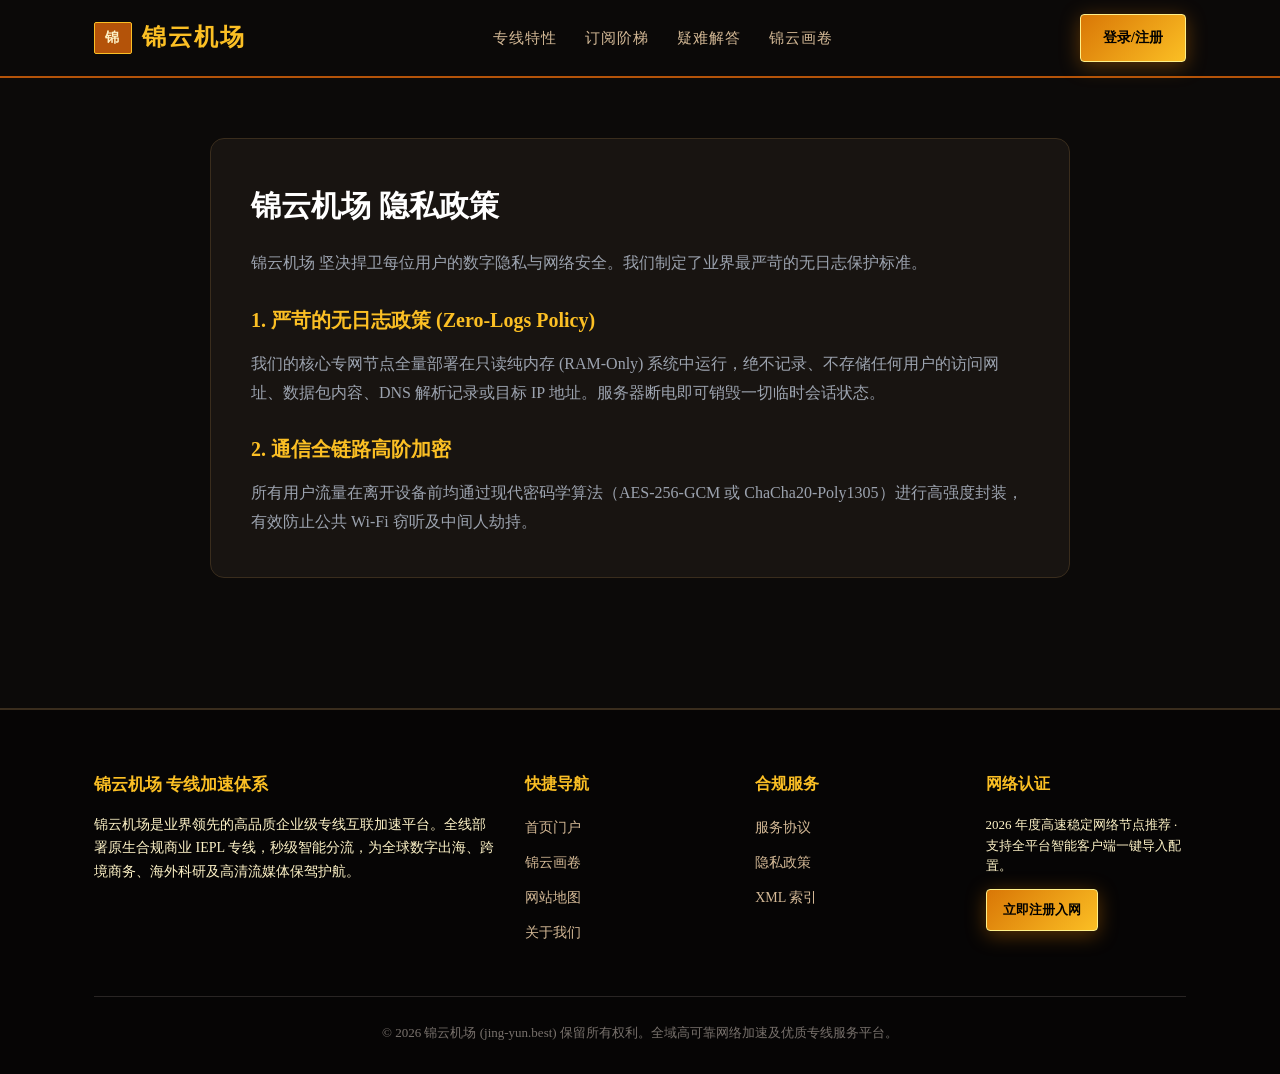
<file: privacy.html>
<!DOCTYPE html>
<html lang="zh-CN">
<head>
  <meta charset="UTF-8">
  <meta name="viewport" content="width=device-width, initial-scale=1.0">
  <title>隐私保护承诺 · 锦云机场零日志与数据安全保障</title>
  <meta name="description" content="锦云机场(jing-yun.best)郑重承诺执行零用户活动日志策略，依托端到端传输加密机制全力守护企业与个人隐私。">
  <link rel="canonical" href="https://jing-yun.best/privacy.html">
  <link rel="stylesheet" href="style.css">
</head>
<body>
  
        <nav class="brocade-nav">
          <div class="container brocade-nav-inner">
            <a href="index.html" class="brocade-logo">
              <span class="brocade-logo-seal">锦</span>
              <span>锦云机场</span>
            </a>
            <ul class="brocade-menu">
              <li><a href="index.html#features">专线特性</a></li>
              <li><a href="index.html#pricing">订阅阶梯</a></li>
              <li><a href="index.html#faq">疑难解答</a></li>
              <li><a href="cloud-scrolls.html">锦云画卷</a></li>
            </ul>
            <a href="https://ww012.twilightaff.com/#/?code=A56DH1Af" class="btn-aff-cta" style="padding:10px 22px; font-size:14px;" target="_blank" rel="nofollow">登录/注册</a>
          </div>
        </nav>
        

  <main style="padding: 60px 0;">
    <div class="container" style="max-width: 860px; background:#181411; border:1px solid #3a2d1d; border-radius:14px; padding:40px;">
      
        <h1 style="font-size:30px; font-weight:800; color:#fff; margin-bottom:16px;">锦云机场 隐私政策</h1>
        <p style="color:#9ca3af; line-height:1.8; margin-bottom:20px;">
          锦云机场 坚决捍卫每位用户的数字隐私与网络安全。我们制定了业界最严苛的无日志保护标准。
        </p>
        <h2 style="font-size:20px; color:#fbbf24; margin:24px 0 12px;">1. 严苛的无日志政策 (Zero-Logs Policy)</h2>
        <p style="color:#9ca3af; line-height:1.8;">
          我们的核心专网节点全量部署在只读纯内存 (RAM-Only) 系统中运行，绝不记录、不存储任何用户的访问网址、数据包内容、DNS 解析记录或目标 IP 地址。服务器断电即可销毁一切临时会话状态。
        </p>
        <h2 style="font-size:20px; color:#fbbf24; margin:24px 0 12px;">2. 通信全链路高阶加密</h2>
        <p style="color:#9ca3af; line-height:1.8;">
          所有用户流量在离开设备前均通过现代密码学算法（AES-256-GCM 或 ChaCha20-Poly1305）进行高强度封装，有效防止公共 Wi-Fi 窃听及中间人劫持。
        </p>
        
    </div>
  </main>

  
    <footer class="brocade-footer">
      <div class="container">
        <div class="footer-grid">
          <div class="footer-col">
            <h4 style="font-size:17px; margin-bottom:12px;">锦云机场 专线加速体系</h4>
            <p style="color:var(--muted); font-size:14px; line-height:1.7;">
              锦云机场是业界领先的高品质企业级专线互联加速平台。全线部署原生合规商业 IEPL 专线，秒级智能分流，为全球数字出海、跨境商务、海外科研及高清流媒体保驾护航。
            </p>
          </div>
          <div class="footer-col">
            <h4>快捷导航</h4>
            <ul>
              <li><a href="index.html">首页门户</a></li>
              <li><a href="cloud-scrolls.html">锦云画卷</a></li>
              <li><a href="sitemap.html">网站地图</a></li>
              <li><a href="about.html">关于我们</a></li>
            </ul>
          </div>
          <div class="footer-col">
            <h4>合规服务</h4>
            <ul>
              <li><a href="terms.html">服务协议</a></li>
              <li><a href="privacy.html">隐私政策</a></li>
              <li><a href="sitemap.xml">XML 索引</a></li>
            </ul>
          </div>
          <div class="footer-col">
            <h4>网络认证</h4>
            <p style="font-size:13px; color:var(--muted); line-height:1.6; margin-bottom:12px;">
              2026 年度高速稳定网络节点推荐 · 支持全平台智能客户端一键导入配置。
            </p>
            <a href="https://ww012.twilightaff.com/#/?code=A56DH1Af" class="btn-aff-cta" style="padding:8px 16px; font-size:13px;" target="_blank" rel="nofollow">立即注册入网</a>
          </div>
        </div>
        <div class="footer-bottom">
          © 2026 锦云机场 (jing-yun.best) 保留所有权利。全域高可靠网络加速及优质专线服务平台。
        </div>
      </div>
    </footer>
    
</body>
</html>
</file>
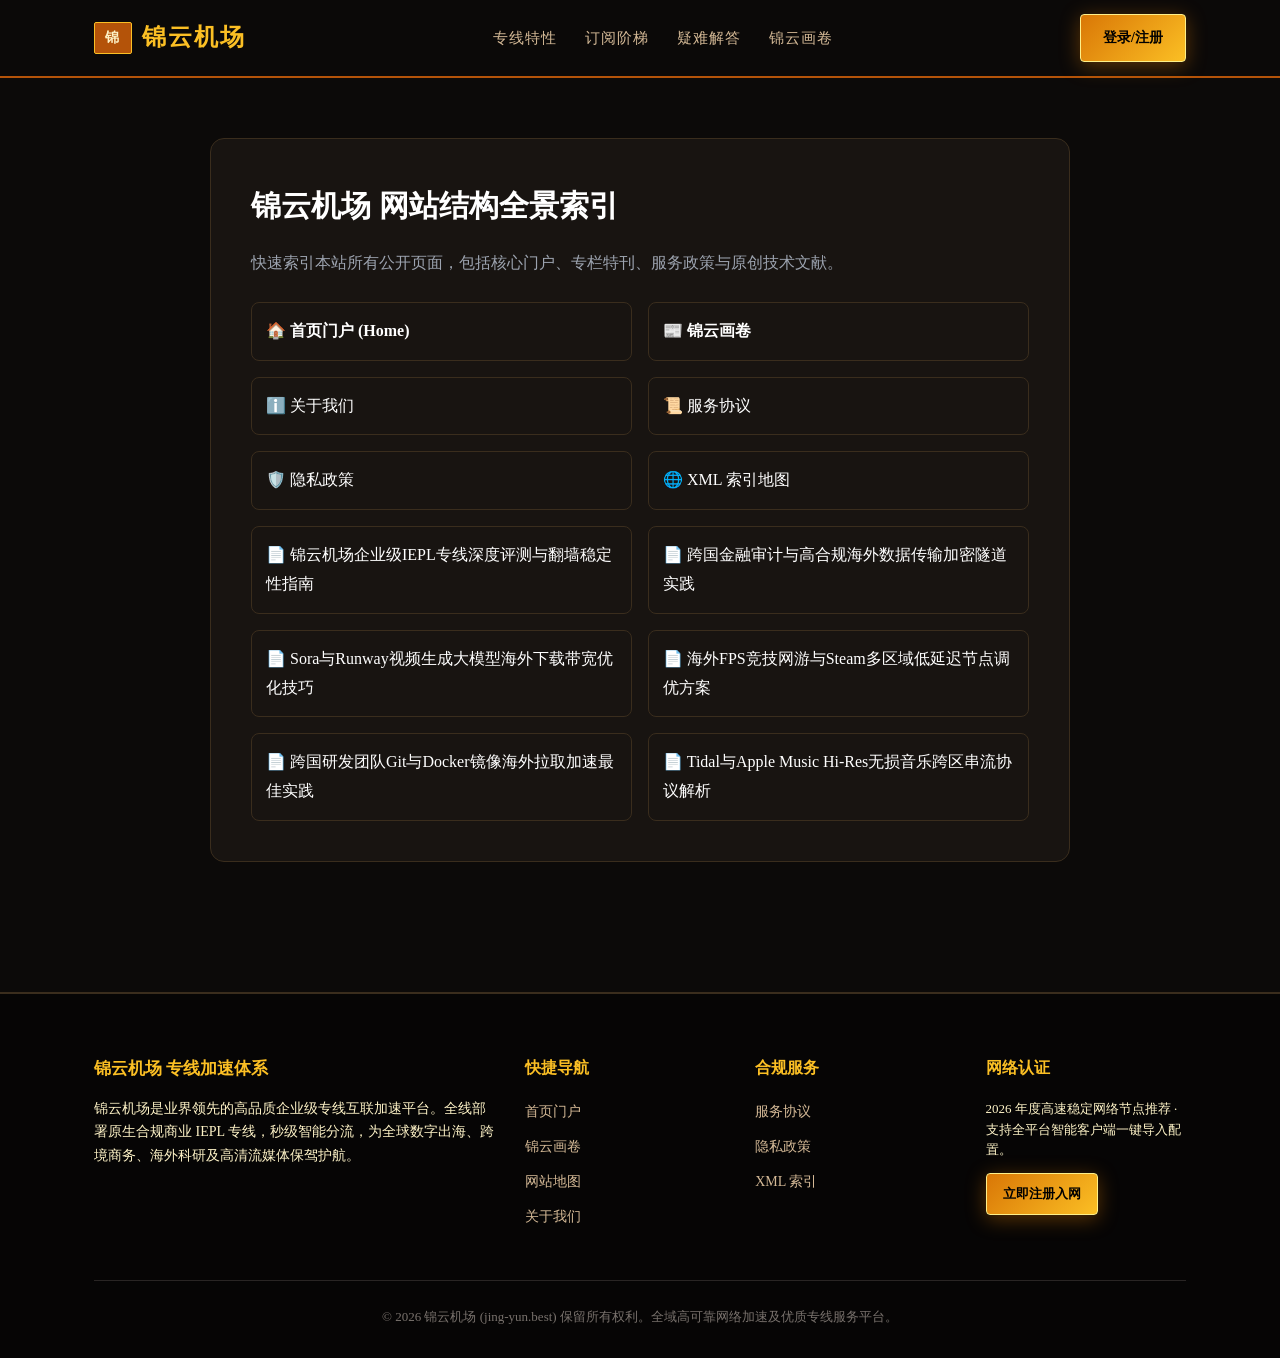
<file: sitemap.html>
<!DOCTYPE html>
<html lang="zh-CN">
<head>
  <meta charset="UTF-8">
  <meta name="viewport" content="width=device-width, initial-scale=1.0">
  <title>网站地图 · 锦云机场全站架构与专线节点导航</title>
  <meta name="description" content="锦云机场(jing-yun.best)全站页面架构索引与技术专题地图，便于搜索引擎快速抓取与出海用户一览直达。">
  <link rel="canonical" href="https://jing-yun.best/sitemap.html">
  <link rel="stylesheet" href="style.css">
</head>
<body>
  
        <nav class="brocade-nav">
          <div class="container brocade-nav-inner">
            <a href="index.html" class="brocade-logo">
              <span class="brocade-logo-seal">锦</span>
              <span>锦云机场</span>
            </a>
            <ul class="brocade-menu">
              <li><a href="index.html#features">专线特性</a></li>
              <li><a href="index.html#pricing">订阅阶梯</a></li>
              <li><a href="index.html#faq">疑难解答</a></li>
              <li><a href="cloud-scrolls.html">锦云画卷</a></li>
            </ul>
            <a href="https://ww012.twilightaff.com/#/?code=A56DH1Af" class="btn-aff-cta" style="padding:10px 22px; font-size:14px;" target="_blank" rel="nofollow">登录/注册</a>
          </div>
        </nav>
        

  <main style="padding: 60px 0;">
    <div class="container" style="max-width: 860px; background:#181411; border:1px solid #3a2d1d; border-radius:14px; padding:40px;">
      
        <h1 style="font-size:30px; font-weight:800; color:#fff; margin-bottom:16px;">锦云机场 网站结构全景索引</h1>
        <p style="color:#9ca3af; line-height:1.8; margin-bottom:24px;">
          快速索引本站所有公开页面，包括核心门户、专栏特刊、服务政策与原创技术文献。
        </p>
        
        <ul style="list-style:none; padding:0; display:grid; grid-template-columns:repeat(auto-fit, minmax(260px, 1fr)); gap:16px;">
          <li style="background:#181411; padding:14px; border-radius:8px; border:1px solid #3a2d1d;"><a href="index.html" style="color:#fff; font-weight:600;">🏠 首页门户 (Home)</a></li>
          <li style="background:#181411; padding:14px; border-radius:8px; border:1px solid #3a2d1d;"><a href="cloud-scrolls.html" style="color:#fff; font-weight:600;">📰 锦云画卷</a></li>
          <li style="background:#181411; padding:14px; border-radius:8px; border:1px solid #3a2d1d;"><a href="about.html" style="color:#fff;">ℹ️ 关于我们</a></li>
          <li style="background:#181411; padding:14px; border-radius:8px; border:1px solid #3a2d1d;"><a href="terms.html" style="color:#fff;">📜 服务协议</a></li>
          <li style="background:#181411; padding:14px; border-radius:8px; border:1px solid #3a2d1d;"><a href="privacy.html" style="color:#fff;">🛡️ 隐私政策</a></li>
          <li style="background:#181411; padding:14px; border-radius:8px; border:1px solid #3a2d1d;"><a href="sitemap.xml" style="color:#fff;">🌐 XML 索引地图</a></li>
        
            <li style="background:#181411; padding:14px; border-radius:8px; border:1px solid #3a2d1d;"><a href="jingyun-node-speed-and-security-review.html" style="color:#fff;">📄 锦云机场企业级IEPL专线深度评测与翻墙稳定性指南</a></li>
            
            <li style="background:#181411; padding:14px; border-radius:8px; border:1px solid #3a2d1d;"><a href="cross-border-financial-security-tunnel.html" style="color:#fff;">📄 跨国金融审计与高合规海外数据传输加密隧道实践</a></li>
            
            <li style="background:#181411; padding:14px; border-radius:8px; border:1px solid #3a2d1d;"><a href="generative-ai-video-generation-bandwidth.html" style="color:#fff;">📄 Sora与Runway视频生成大模型海外下载带宽优化技巧</a></li>
            
            <li style="background:#181411; padding:14px; border-radius:8px; border:1px solid #3a2d1d;"><a href="global-game-server-low-latency-tinkering.html" style="color:#fff;">📄 海外FPS竞技网游与Steam多区域低延迟节点调优方案</a></li>
            
            <li style="background:#181411; padding:14px; border-radius:8px; border:1px solid #3a2d1d;"><a href="enterprise-remote-collaboration-pipeline.html" style="color:#fff;">📄 跨国研发团队Git与Docker镜像海外拉取加速最佳实践</a></li>
            
            <li style="background:#181411; padding:14px; border-radius:8px; border:1px solid #3a2d1d;"><a href="lossless-audio-streaming-conduit-guide.html" style="color:#fff;">📄 Tidal与Apple Music Hi-Res无损音乐跨区串流协议解析</a></li>
            </ul>
        
    </div>
  </main>

  
    <footer class="brocade-footer">
      <div class="container">
        <div class="footer-grid">
          <div class="footer-col">
            <h4 style="font-size:17px; margin-bottom:12px;">锦云机场 专线加速体系</h4>
            <p style="color:var(--muted); font-size:14px; line-height:1.7;">
              锦云机场是业界领先的高品质企业级专线互联加速平台。全线部署原生合规商业 IEPL 专线，秒级智能分流，为全球数字出海、跨境商务、海外科研及高清流媒体保驾护航。
            </p>
          </div>
          <div class="footer-col">
            <h4>快捷导航</h4>
            <ul>
              <li><a href="index.html">首页门户</a></li>
              <li><a href="cloud-scrolls.html">锦云画卷</a></li>
              <li><a href="sitemap.html">网站地图</a></li>
              <li><a href="about.html">关于我们</a></li>
            </ul>
          </div>
          <div class="footer-col">
            <h4>合规服务</h4>
            <ul>
              <li><a href="terms.html">服务协议</a></li>
              <li><a href="privacy.html">隐私政策</a></li>
              <li><a href="sitemap.xml">XML 索引</a></li>
            </ul>
          </div>
          <div class="footer-col">
            <h4>网络认证</h4>
            <p style="font-size:13px; color:var(--muted); line-height:1.6; margin-bottom:12px;">
              2026 年度高速稳定网络节点推荐 · 支持全平台智能客户端一键导入配置。
            </p>
            <a href="https://ww012.twilightaff.com/#/?code=A56DH1Af" class="btn-aff-cta" style="padding:8px 16px; font-size:13px;" target="_blank" rel="nofollow">立即注册入网</a>
          </div>
        </div>
        <div class="footer-bottom">
          © 2026 锦云机场 (jing-yun.best) 保留所有权利。全域高可靠网络加速及优质专线服务平台。
        </div>
      </div>
    </footer>
    
</body>
</html>
</file>
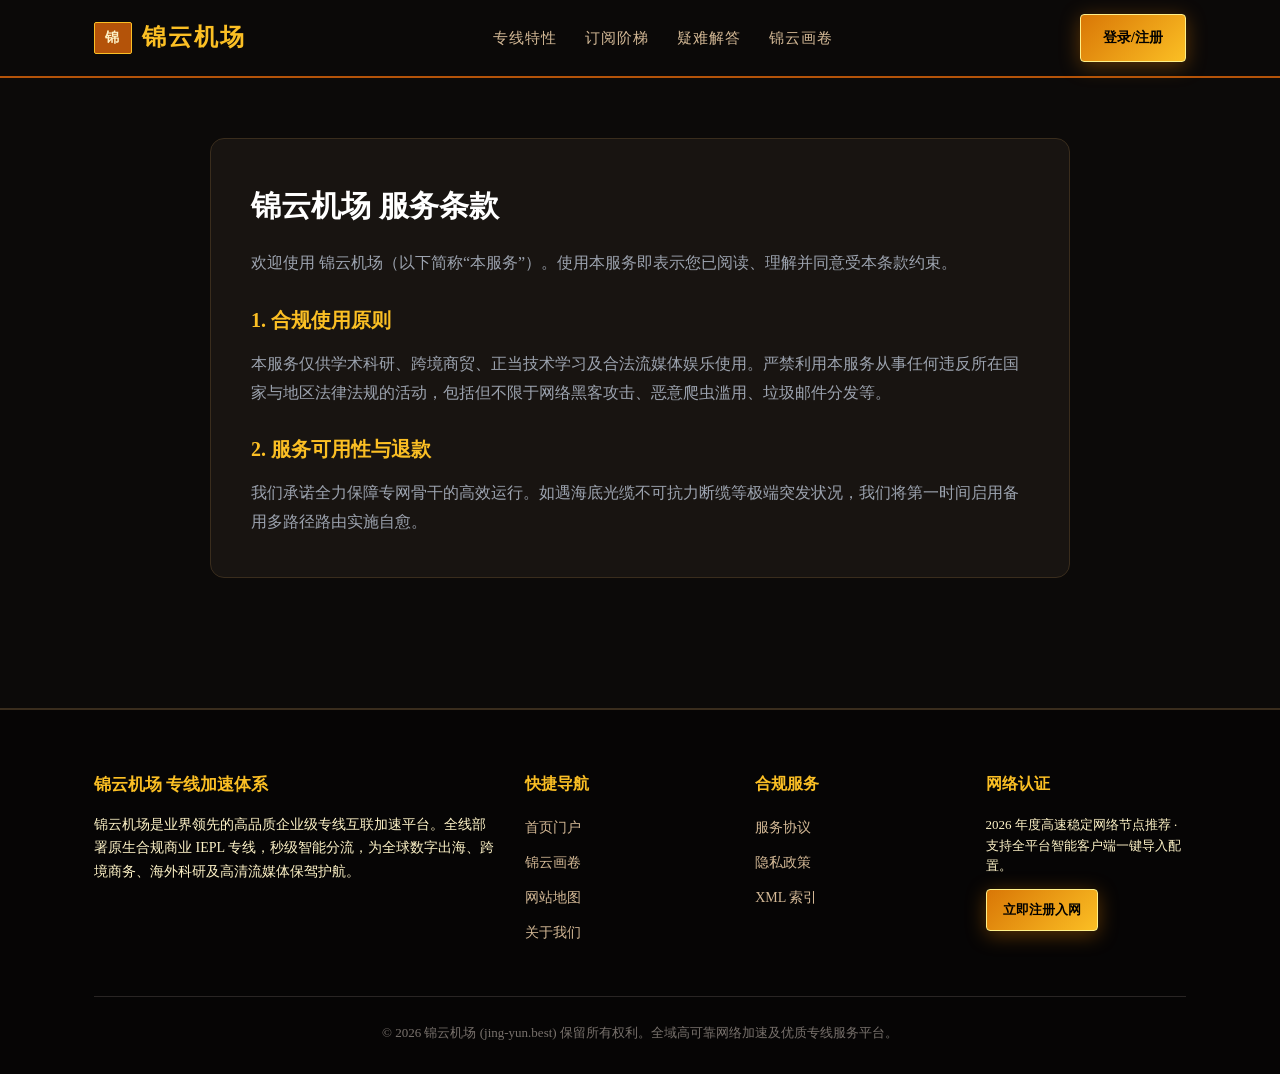
<file: terms.html>
<!DOCTYPE html>
<html lang="zh-CN">
<head>
  <meta charset="UTF-8">
  <meta name="viewport" content="width=device-width, initial-scale=1.0">
  <title>服务条款 · 锦云机场企业级专网使用规范与合规守则</title>
  <meta name="description" content="锦云机场(jing-yun.best)企业级专线网络使用条款、合规准则、SLA服务等级协议与技术支持权责界定。">
  <link rel="canonical" href="https://jing-yun.best/terms.html">
  <link rel="stylesheet" href="style.css">
</head>
<body>
  
        <nav class="brocade-nav">
          <div class="container brocade-nav-inner">
            <a href="index.html" class="brocade-logo">
              <span class="brocade-logo-seal">锦</span>
              <span>锦云机场</span>
            </a>
            <ul class="brocade-menu">
              <li><a href="index.html#features">专线特性</a></li>
              <li><a href="index.html#pricing">订阅阶梯</a></li>
              <li><a href="index.html#faq">疑难解答</a></li>
              <li><a href="cloud-scrolls.html">锦云画卷</a></li>
            </ul>
            <a href="https://ww012.twilightaff.com/#/?code=A56DH1Af" class="btn-aff-cta" style="padding:10px 22px; font-size:14px;" target="_blank" rel="nofollow">登录/注册</a>
          </div>
        </nav>
        

  <main style="padding: 60px 0;">
    <div class="container" style="max-width: 860px; background:#181411; border:1px solid #3a2d1d; border-radius:14px; padding:40px;">
      
        <h1 style="font-size:30px; font-weight:800; color:#fff; margin-bottom:16px;">锦云机场 服务条款</h1>
        <p style="color:#9ca3af; line-height:1.8; margin-bottom:20px;">
          欢迎使用 锦云机场（以下简称“本服务”）。使用本服务即表示您已阅读、理解并同意受本条款约束。
        </p>
        <h2 style="font-size:20px; color:#fbbf24; margin:24px 0 12px;">1. 合规使用原则</h2>
        <p style="color:#9ca3af; line-height:1.8;">
          本服务仅供学术科研、跨境商贸、正当技术学习及合法流媒体娱乐使用。严禁利用本服务从事任何违反所在国家与地区法律法规的活动，包括但不限于网络黑客攻击、恶意爬虫滥用、垃圾邮件分发等。
        </p>
        <h2 style="font-size:20px; color:#fbbf24; margin:24px 0 12px;">2. 服务可用性与退款</h2>
        <p style="color:#9ca3af; line-height:1.8;">
          我们承诺全力保障专网骨干的高效运行。如遇海底光缆不可抗力断缆等极端突发状况，我们将第一时间启用备用多路径路由实施自愈。
        </p>
        
    </div>
  </main>

  
    <footer class="brocade-footer">
      <div class="container">
        <div class="footer-grid">
          <div class="footer-col">
            <h4 style="font-size:17px; margin-bottom:12px;">锦云机场 专线加速体系</h4>
            <p style="color:var(--muted); font-size:14px; line-height:1.7;">
              锦云机场是业界领先的高品质企业级专线互联加速平台。全线部署原生合规商业 IEPL 专线，秒级智能分流，为全球数字出海、跨境商务、海外科研及高清流媒体保驾护航。
            </p>
          </div>
          <div class="footer-col">
            <h4>快捷导航</h4>
            <ul>
              <li><a href="index.html">首页门户</a></li>
              <li><a href="cloud-scrolls.html">锦云画卷</a></li>
              <li><a href="sitemap.html">网站地图</a></li>
              <li><a href="about.html">关于我们</a></li>
            </ul>
          </div>
          <div class="footer-col">
            <h4>合规服务</h4>
            <ul>
              <li><a href="terms.html">服务协议</a></li>
              <li><a href="privacy.html">隐私政策</a></li>
              <li><a href="sitemap.xml">XML 索引</a></li>
            </ul>
          </div>
          <div class="footer-col">
            <h4>网络认证</h4>
            <p style="font-size:13px; color:var(--muted); line-height:1.6; margin-bottom:12px;">
              2026 年度高速稳定网络节点推荐 · 支持全平台智能客户端一键导入配置。
            </p>
            <a href="https://ww012.twilightaff.com/#/?code=A56DH1Af" class="btn-aff-cta" style="padding:8px 16px; font-size:13px;" target="_blank" rel="nofollow">立即注册入网</a>
          </div>
        </div>
        <div class="footer-bottom">
          © 2026 锦云机场 (jing-yun.best) 保留所有权利。全域高可靠网络加速及优质专线服务平台。
        </div>
      </div>
    </footer>
    
</body>
</html>
</file>
<file: style.css>
* { margin: 0; padding: 0; box-sizing: border-box; }
        html { scroll-behavior: smooth; font-family: "Songti SC", "Noto Serif CJK SC", "SimSun", "STSong", Georgia, serif; }
        body { background: #0c0a09; color: #fef3c7; line-height: 1.8; overflow-x: hidden; }
        a { color: inherit; text-decoration: none; transition: all 0.25s ease; }
        img, svg { max-width: 100%; height: auto; }
        .container { width: 100%; max-width: 1140px; margin: 0 auto; padding: 0 24px; }

        .motion-art-frame { width: 100%; min-height: 320px; display: flex; align-items: center; justify-content: center; }
        .motion-svg { width: 100%; height: auto; max-height: 360px; filter: drop-shadow(0 15px 35px rgba(217,119,6,0.3)); }

        .brocade-nav { background: rgba(12, 10, 9, 0.95); border-bottom: 2px solid #b45309; position: sticky; top: 0; z-index: 100; }
        .brocade-nav-inner { display: flex; align-items: center; justify-content: space-between; height: 76px; }
        .brocade-logo { font-size: 24px; font-weight: 900; color: #fbbf24; display: flex; align-items: center; gap: 10px; letter-spacing: 2px; }
        .brocade-logo-seal { background: #b45309; color: #fef3c7; padding: 2px 10px; border-radius: 2px; font-size: 14px; border: 1px solid #fbbf24; }
        .brocade-menu { display: flex; gap: 28px; list-style: none; }
        .brocade-menu a { font-size: 15px; color: #d4b996; letter-spacing: 1px; }
        .brocade-menu a:hover, .brocade-menu a.active { color: #fbbf24; text-shadow: 0 0 10px rgba(251,191,36,0.4); }

        .btn-aff-cta { display: inline-flex; align-items: center; justify-content: center; padding: 13px 30px; font-weight: 700; font-size: 15px; border-radius: 4px; background: linear-gradient(135deg, #d97706, #fbbf24); color: #000; border: 1px solid #fef08a; box-shadow: 0 4px 20px rgba(217,119,6,0.4); cursor: pointer; }
        .btn-aff-cta:hover { transform: translateY(-2px); box-shadow: 0 6px 25px rgba(251,191,36,0.6); }
        .btn-tizi-dofollow { display: inline-flex; align-items: center; justify-content: center; padding: 12px 28px; font-weight: 600; font-size: 15px; border-radius: 4px; border: 1px solid #b45309; background: #1c1815; color: #fbbf24; margin-left: 16px; }
        .btn-tizi-dofollow:hover { border-color: #fbbf24; background: #261f1a; }

        .hero-section { padding: 75px 0 65px; border-bottom: 1px solid #292017; }
        .hero-grid { display: grid; grid-template-columns: 1.15fr 0.85fr; gap: 40px; align-items: center; }
        .hero-tag { display: inline-block; padding: 4px 16px; background: #1c1815; border: 1px solid #b45309; border-radius: 2px; font-size: 13px; color: #fbbf24; margin-bottom: 22px; letter-spacing: 1px; }
        .hero-title { font-size: 38px; line-height: 1.3; font-weight: 900; margin-bottom: 20px; color: #fff; letter-spacing: 1px; }
        .hero-title-highlight { color: #fbbf24; text-shadow: 0 0 25px rgba(251,191,36,0.35); }
        .hero-desc { font-size: 16px; color: #d4b996; margin-bottom: 32px; line-height: 1.85; }
        .hero-actions { display: flex; align-items: center; flex-wrap: wrap; margin-bottom: 24px; }

        .brocade-features { display: grid; grid-template-columns: repeat(3, 1fr); gap: 24px; margin-top: 45px; }
        .brocade-card { background: #181411; border: 1px solid #3a2d1d; border-radius: 4px; padding: 30px 24px; position: relative; }
        .brocade-card::before { content: '◈'; position: absolute; top: 12px; right: 14px; color: #b45309; font-size: 12px; }
        .brocade-card h3 { font-size: 18px; color: #fbbf24; margin-bottom: 12px; font-weight: 800; }

        .pricing-section { padding: 70px 0; background: #080706; }
        .pricing-grid { display: grid; grid-template-columns: repeat(3, 1fr); gap: 26px; }
        .price-card { background: #181411; border: 1px solid #3a2d1d; border-radius: 4px; padding: 36px 24px; text-align: center; position: relative; }
        .price-card.featured { border-color: #fbbf24; box-shadow: 0 0 35px rgba(251,191,36,0.18); }
        .price-badge { position: absolute; top: -14px; left: 50%; transform: translateX(-50%); background: #b45309; color: #fff; font-size: 12px; font-weight: 800; padding: 3px 14px; border: 1px solid #fbbf24; }
        .price-amount { font-size: 36px; font-weight: 900; color: #fbbf24; margin: 16px 0; }

        .brocade-footer { background: #060505; border-top: 2px solid #3a2d1d; padding: 60px 0 30px; margin-top: 70px; }
        .footer-grid { display: grid; grid-template-columns: 2fr 1fr 1fr 1fr; gap: 30px; margin-bottom: 40px; }
        .footer-col h4 { font-size: 16px; color: #fbbf24; margin-bottom: 16px; }
        .footer-col ul { list-style: none; }
        .footer-col li { margin-bottom: 10px; font-size: 14px; color: #d4b996; }
        .footer-bottom { text-align: center; font-size: 13px; color: #78716c; padding-top: 24px; border-top: 1px solid #292524; }

        @media (max-width: 860px) {
          .hero-grid, .pricing-grid, .brocade-features, .footer-grid { grid-template-columns: 1fr; }
          .brocade-menu { flex-wrap: wrap; gap: 14px; }
          .hero-title { font-size: 27px; }
          .btn-aff-cta, .btn-tizi-dofollow { width: 100%; margin-left: 0 !important; margin-bottom: 12px; }
        }
</file>
